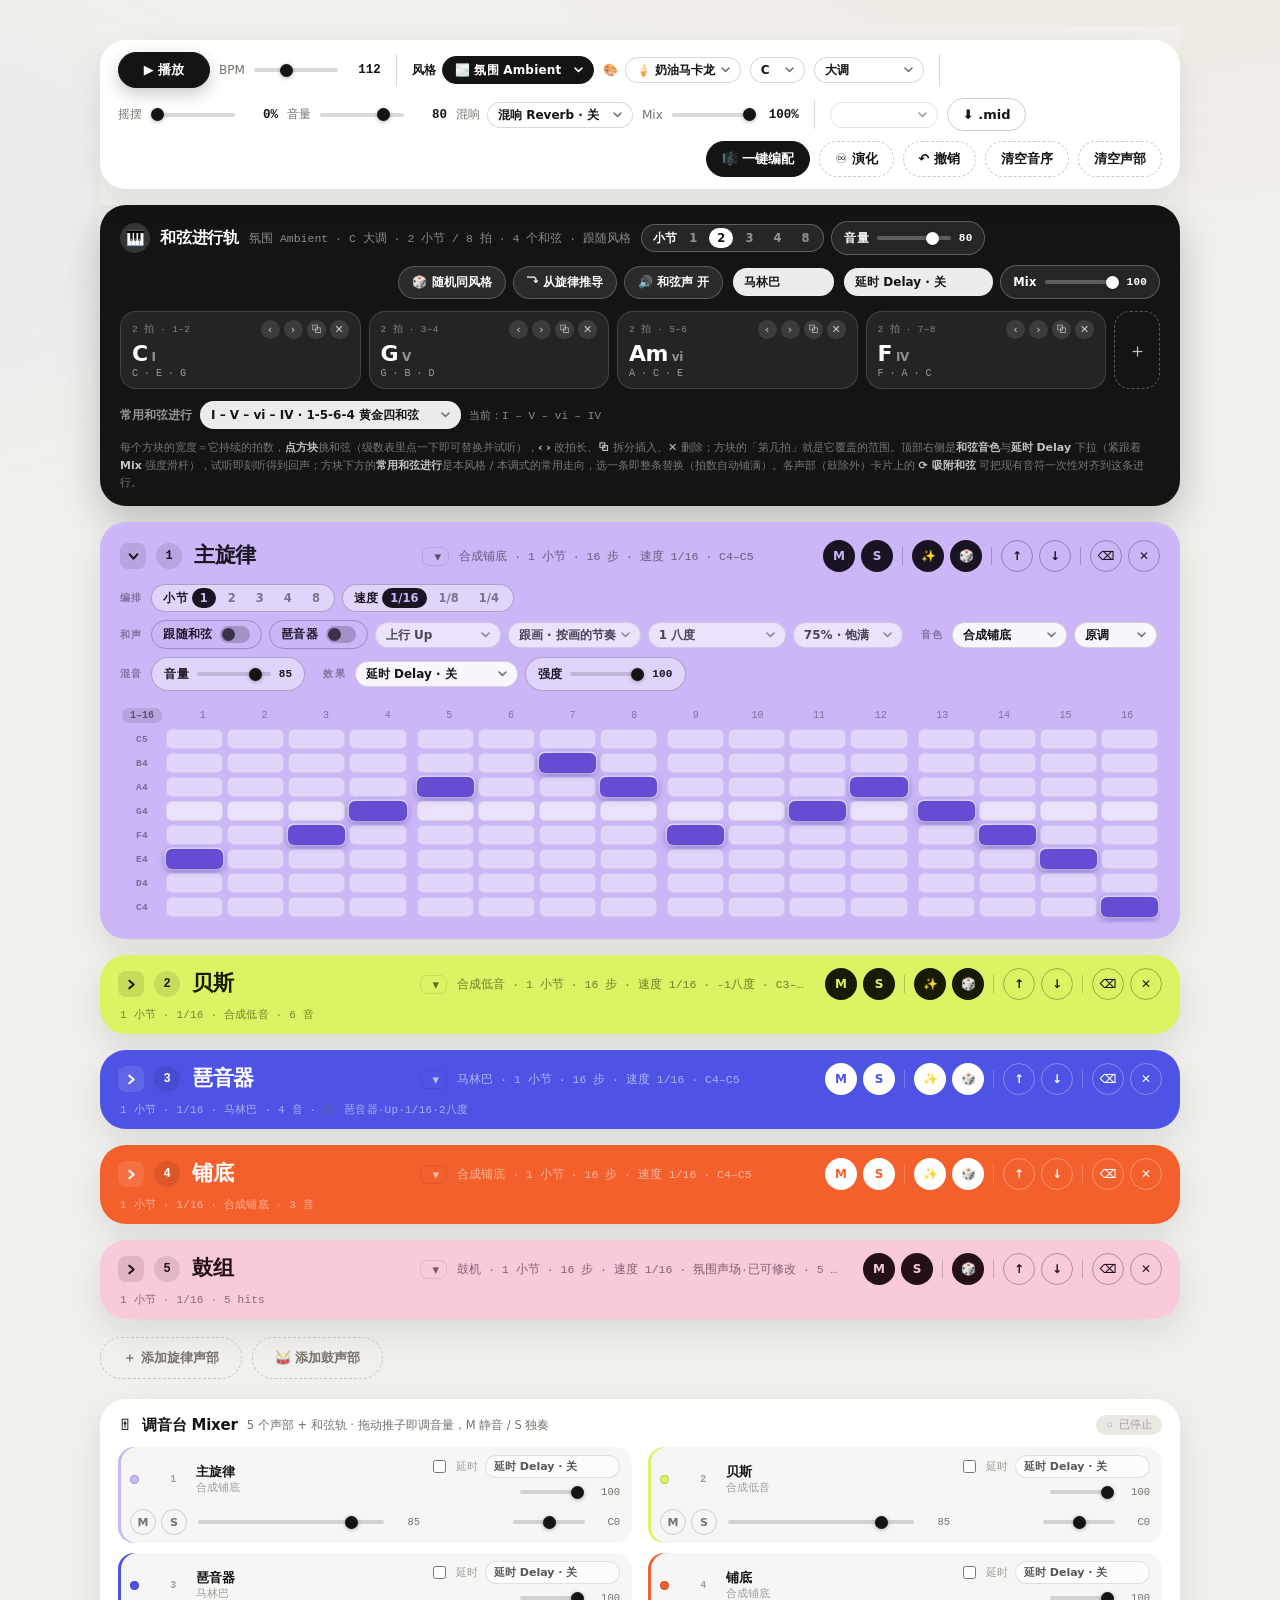
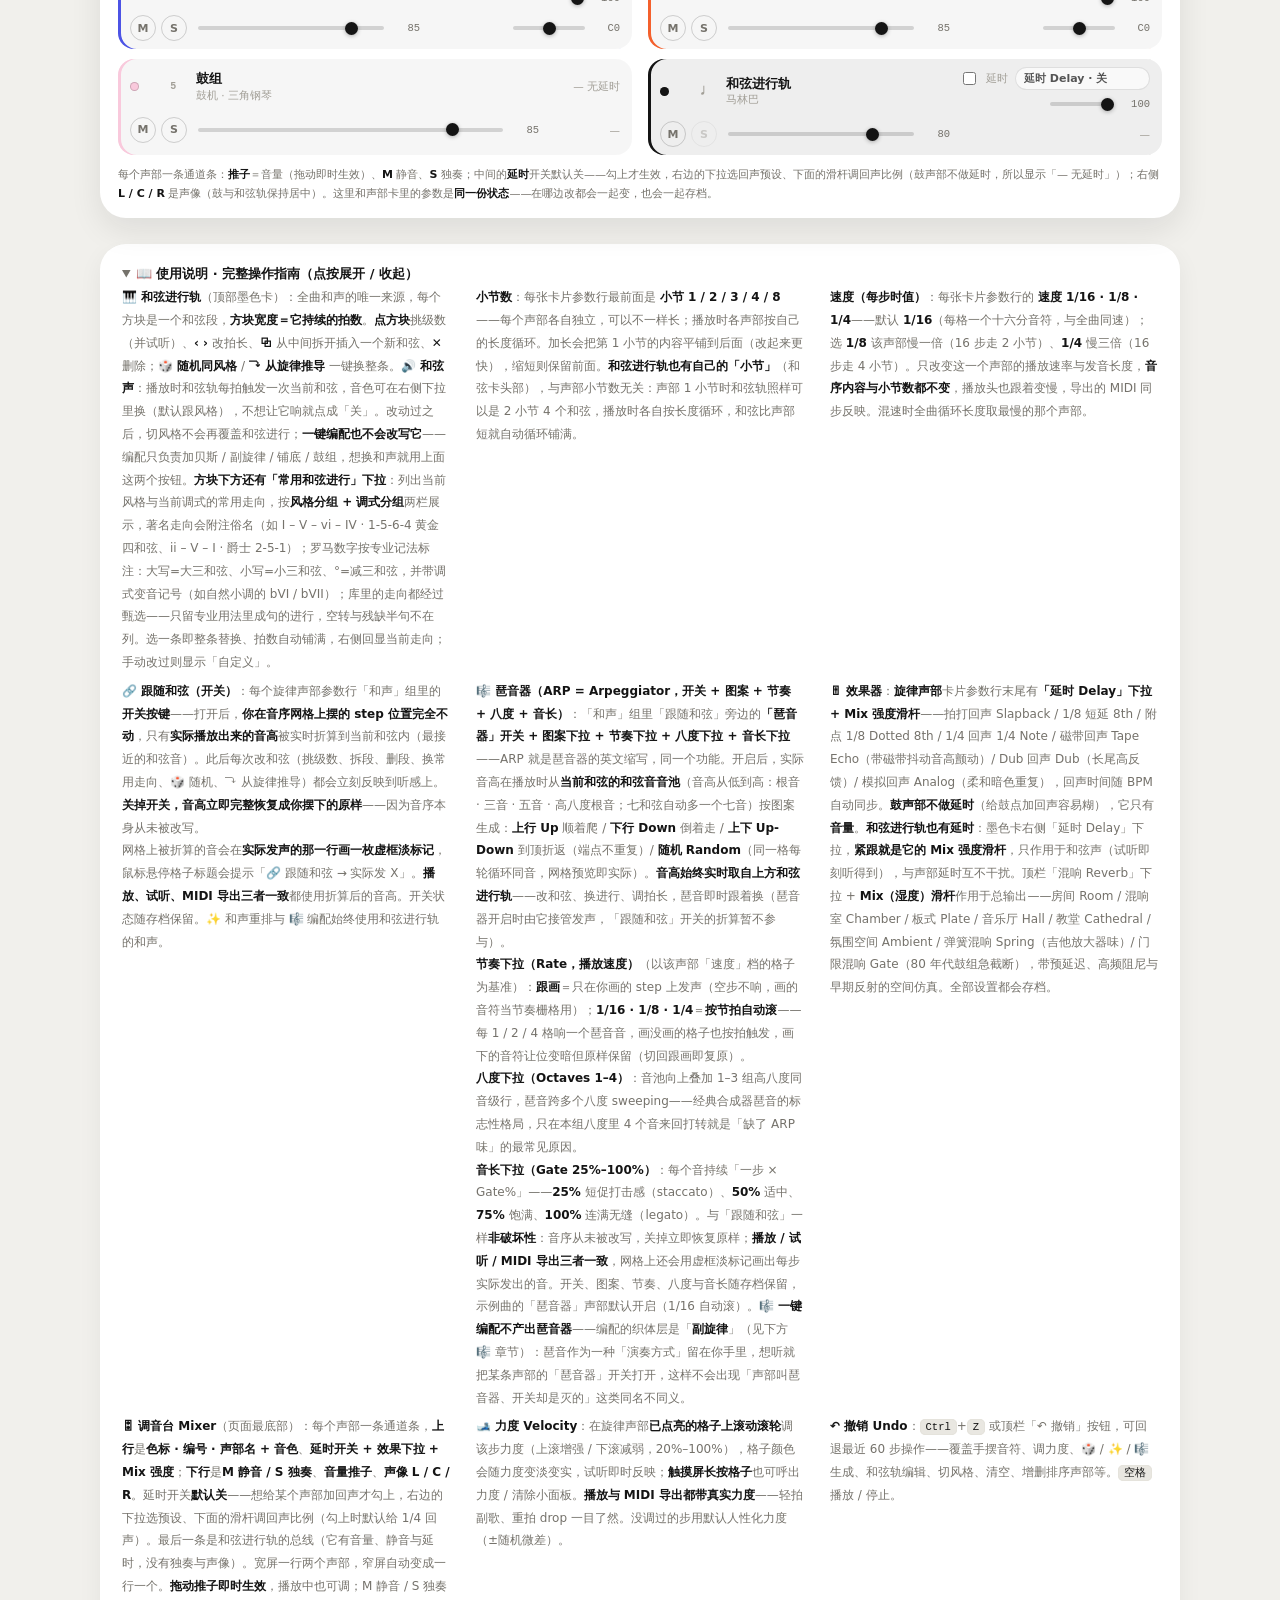
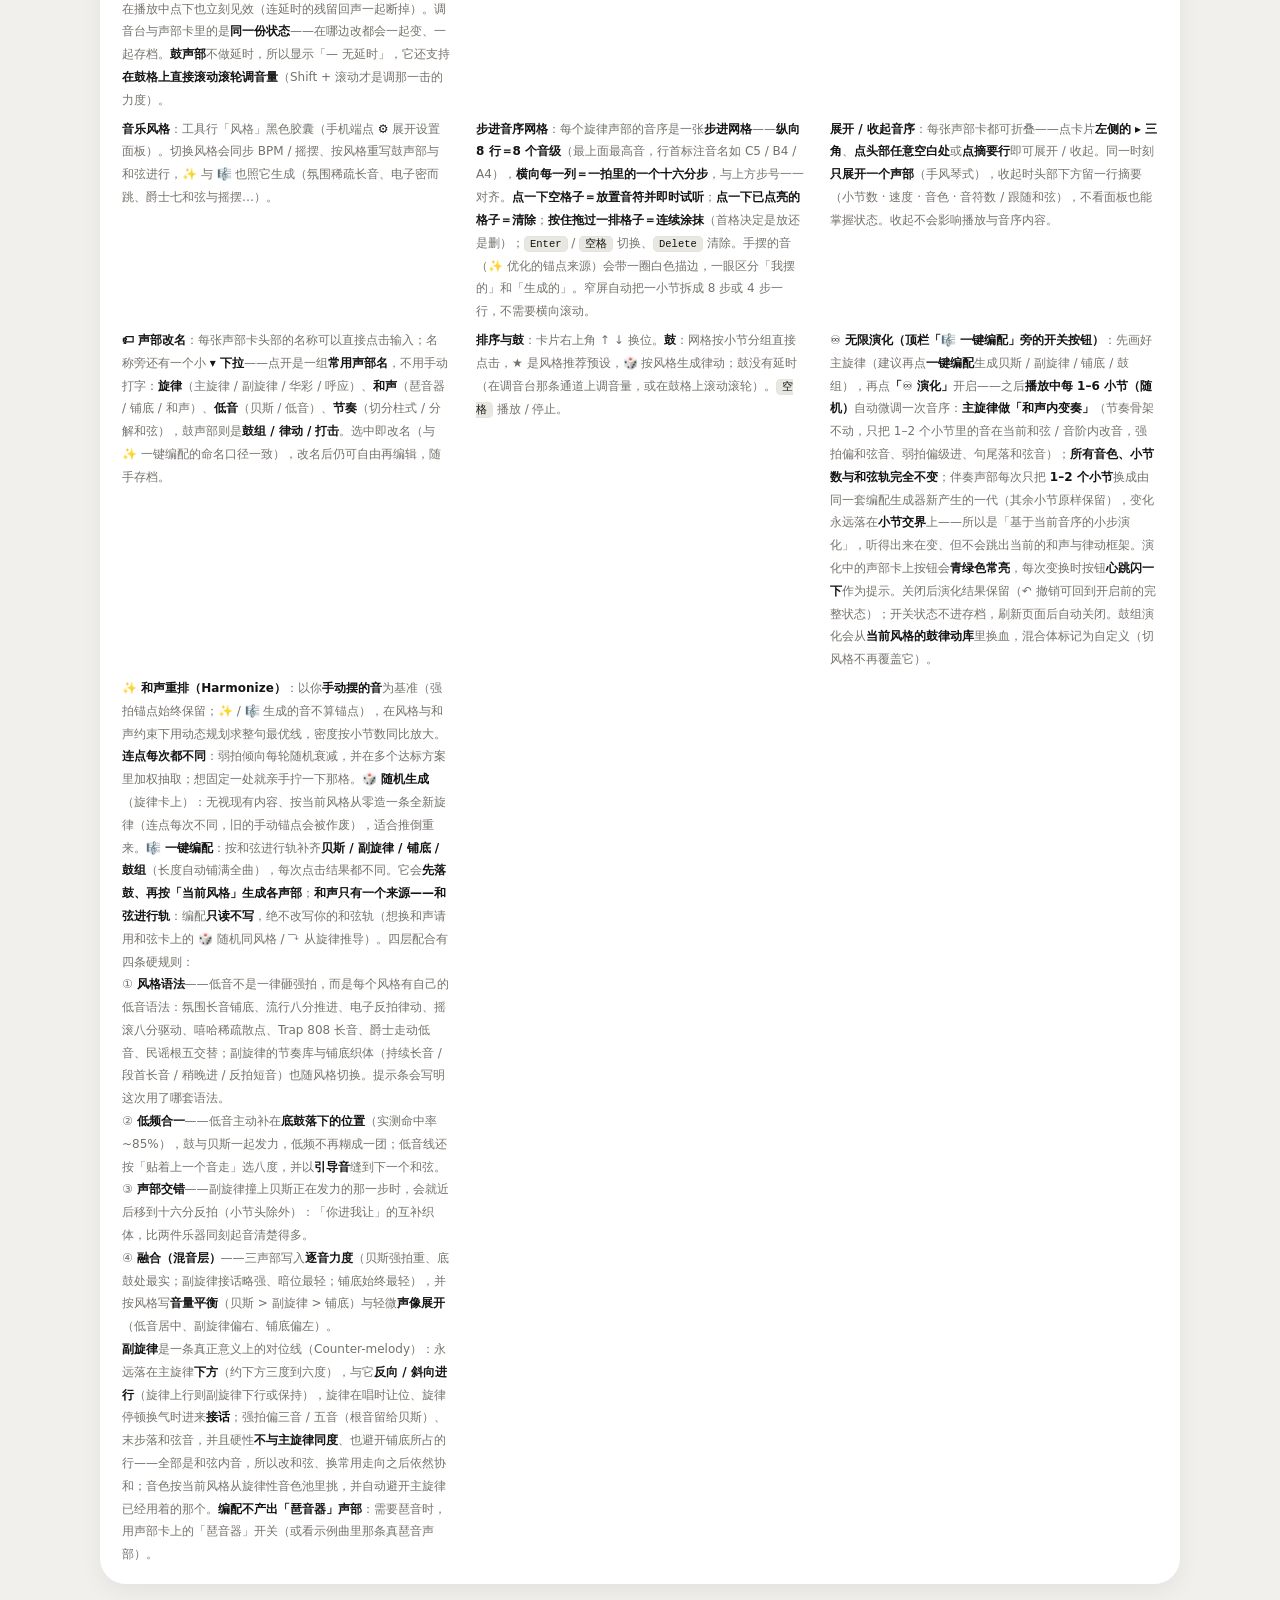
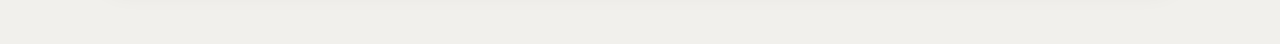
<file: index.html>
<!doctype html>
<html lang="zh-CN">
<head>
<meta charset="utf-8">
<title>Step Sequencer</title>
<meta http-equiv="refresh" content="0; url=step-sequencer.html">
<script>location.replace('step-sequencer.html');</script>
</head>
<body style="font-family:system-ui,sans-serif;background:#14171c;color:#cfd6e4;text-align:center;padding-top:40vh">
<p>正在进入 Step Sequencer… <a href="step-sequencer.html" style="color:#7fb3ff">如未自动跳转请点这里</a></p>
</body>
</html>
</file>
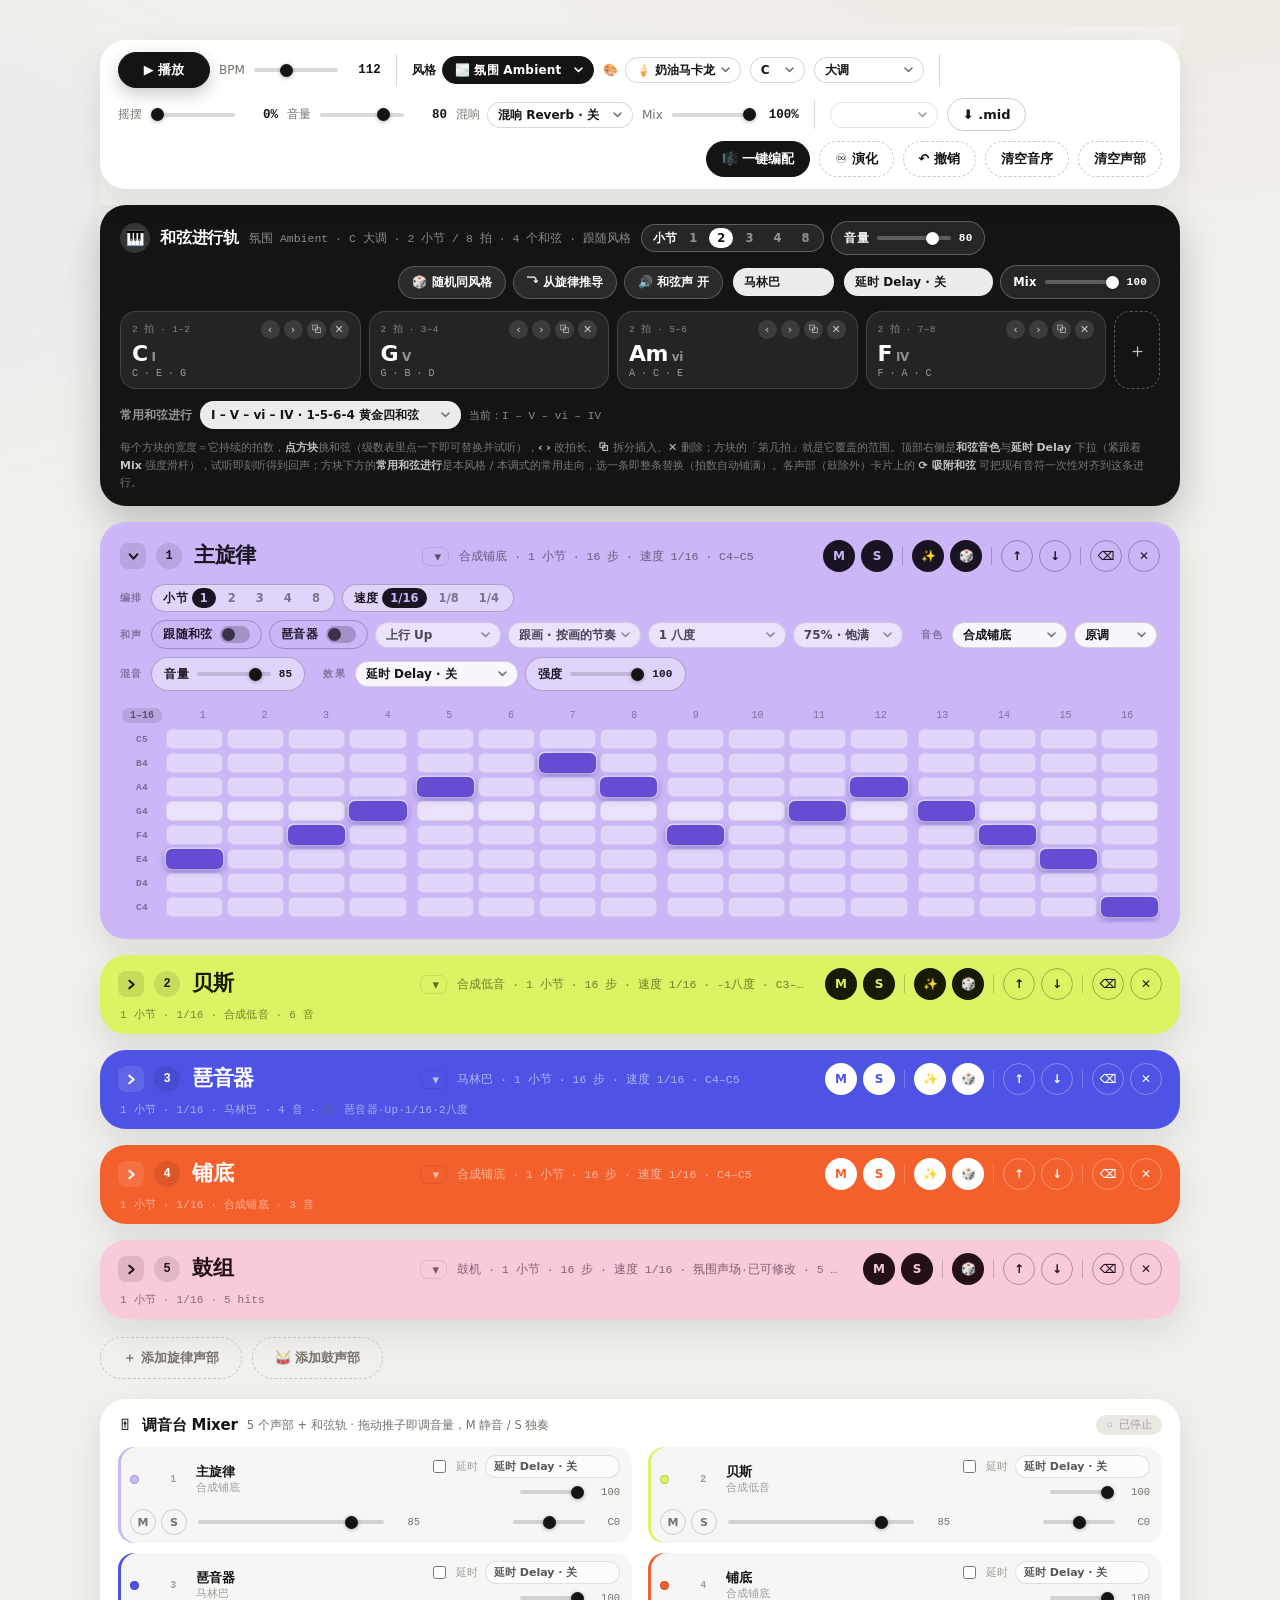
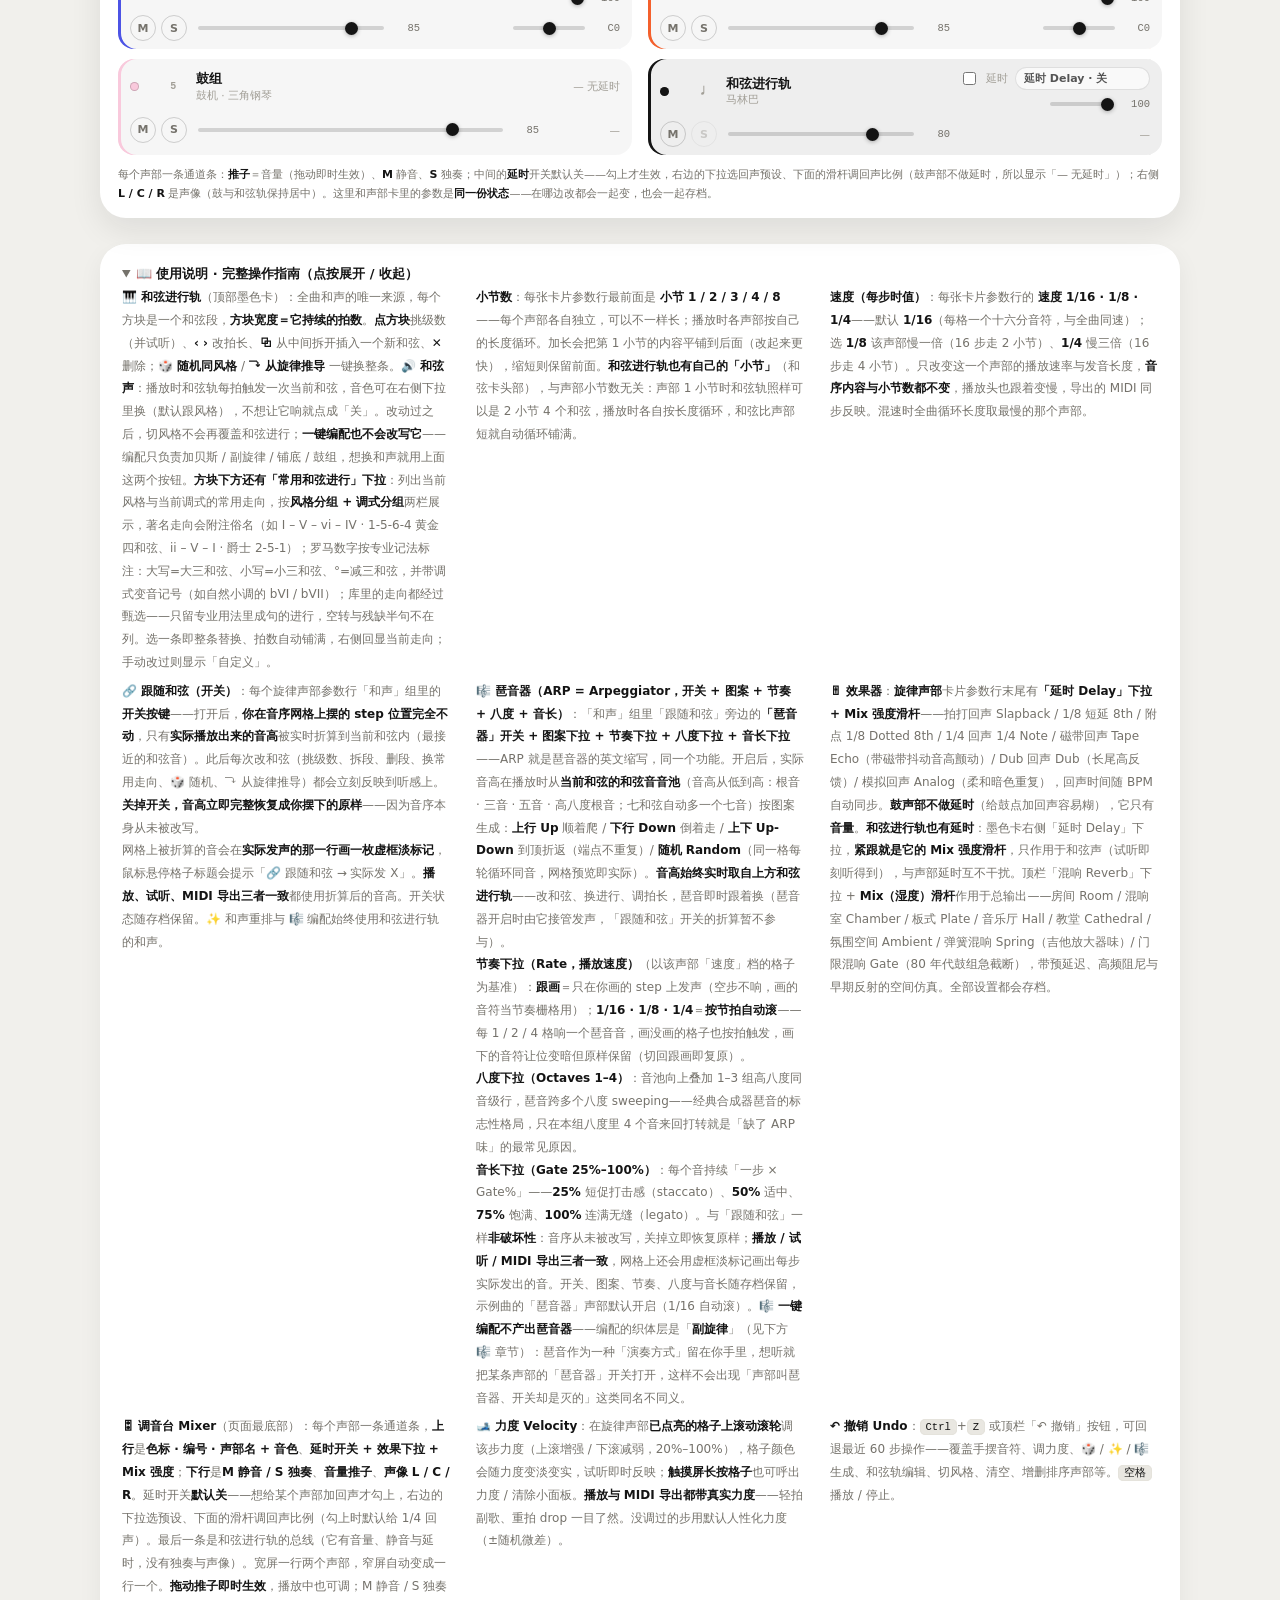
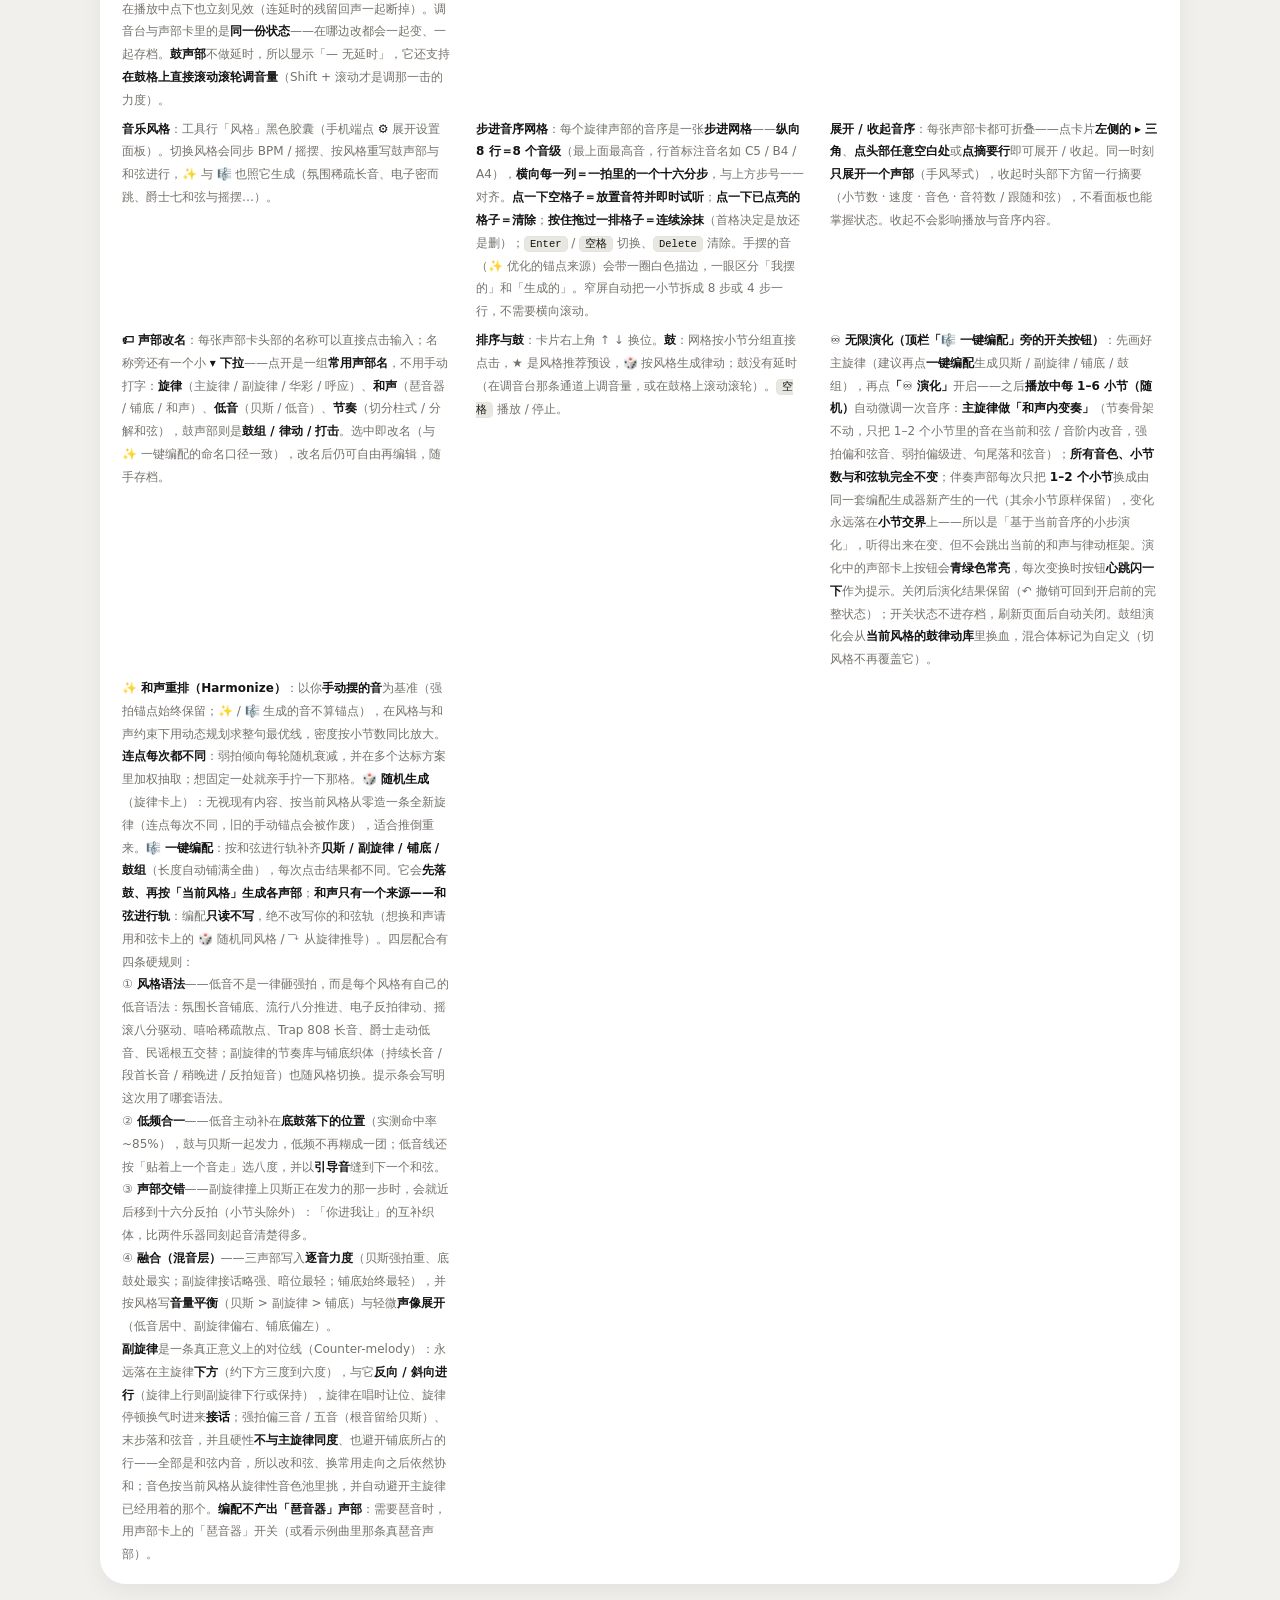
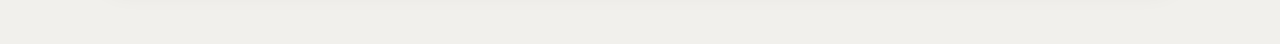
<file: step-sequencer.html>
<!DOCTYPE html>
<html lang="zh-CN">
<head>
<meta charset="UTF-8"/>
<meta name="viewport" content="width=device-width, initial-scale=1, viewport-fit=cover"/>
<meta name="theme-color" content="#f1f0ec"/>
<title>多声部音序器 · Sequencer</title>
<link rel="stylesheet" href="css/style.css">
</head>
<body>
<div class="app">
  <header class="bar">
    <div class="transport" id="transport">
      <!-- 走带核心：播放 + BPM（手机端常驻这一行，其余收进 ⚙ 面板） -->
      <div class="tgroup core">
        <button id="playBtn" class="btn primary">▶ 播放</button>
        <label class="tctl">BPM<input type="range" id="bpm" min="60" max="200" value="112"><b id="bpmVal">112</b></label>
        <button id="moreBtn" class="more-btn" title="更多设置（风格 / 混音 / 调性 / 导出 / 操作）" aria-expanded="false" aria-controls="transport">⚙</button>
      </div>
      <span class="sep"></span>
      <!-- 调性：风格 · 主音 · 调式 -->
      <div class="tgroup aux">
        <label class="tctl style">风格<select id="styleSel" title="整体音乐风格：和弦进行、优化旋律与一键编配都按它生成"></select></label>
        <label class="tctl" title="整体 UI 配色：页面底色、控件与六个声部色一起换（随存档记住）">🎨<select id="themeSel"></select></label>
        <select id="rootSel" title="主音"></select>
        <select id="modeSel" title="调式"></select>
      </div>
      <span class="sep"></span>
      <!-- 混音：摇摆 · 总音量 · 混响 -->
      <div class="tgroup aux">
        <label class="tctl">摇摆<input type="range" id="swing" min="0" max="100" value="0"><b id="swingVal">0%</b></label>
        <label class="tctl">音量<input type="range" id="vol" min="0" max="100" value="80"><b id="volVal">80</b></label>
        <label class="tctl" title="总输出混响（作用于所有声部与和弦声）；Mix＝混响湿度">混响<select id="revSel"></select><span style="margin-left:2px">Mix</span><input type="range" id="revMix" min="0" max="100" value="100" title="混响湿度 Wet（预设基准湿度 × Mix）"><b id="revMixVal">100%</b></label>
      </div>
      <span class="sep"></span>
      <!-- 输入 / 输出 -->
      <div class="tgroup aux">
        <select id="midiOutSel" title="实时 MIDI 输出设备"></select>
        <button id="exportBtn" class="btn" title="导出多轨标准 MIDI 文件">⬇ .mid</button>
      </div>
      <!-- 全局操作 -->
      <div class="tgroup aux actions">
        <button id="arrangeBtn" class="btn accent" title="按当前风格编排：先落鼓 → 再生成贝斯 / 副旋律 / 铺底（底鼓对齐、声部交错、逐音力度与音量分层）。和声只读和弦进行轨、绝不改写它；副旋律是落在主旋律下方、与它反向进行的对位线；不产出琶音器（需要琶音请用声部卡上的「琶音器」开关）">🎼 一键编配</button>
        <button id="infBtn" class="btn ghost" title="♾ 无限演化：开启后播放中每 1–6 小节自动微调音序（主旋律做和声内变奏，贝斯 / 副旋律 / 铺底 / 鼓组杂交换段），基于当前音序小步变化、不突兀；音色与和弦轨不变。先点「一键编配」再用。再点一次关闭">♾ 演化</button>
        <button id="undoBtn" class="btn ghost" title="撤销上一步操作（Ctrl+Z）">↶ 撤销</button>
        <button id="clearSeqBtn" class="btn ghost" title="清空所有声部的音序（声部、音色、小节数与和弦进行轨保留）">清空音序</button>
        <button id="clearTracksBtn" class="btn ghost" title="删除所有声部，只保留和弦进行轨（自动留一个空声部）">清空声部</button>
      </div>
    </div>
  </header>

  <section class="ccard" id="chordCard"></section>

  <main class="stack" id="trackStack"></main>

  <div class="addrow">
    <button class="addchip" id="addVoiceBtn">＋ 添加旋律声部</button>
    <button class="addchip" id="addDrumBtn">🥁 添加鼓声部</button>
  </div>

  <section class="mxcard" id="mixerCard"></section>

  <footer>
    <details class="help"><summary>📖 使用说明 · 完整操作指南（点按展开 / 收起）</summary>
    <div class="cols">
      <div><b>🎹 和弦进行轨</b>（顶部墨色卡）：全曲和声的唯一来源，每个方块是一个和弦段，<b>方块宽度＝它持续的拍数</b>。<b>点方块</b>挑级数（并试听）、<b>‹ ›</b> 改拍长、<b>⧉</b> 从中间拆开插入一个新和弦、<b>✕</b> 删除；<b>🎲 随机同风格</b> / <b>⤵ 从旋律推导</b> 一键换整条。<b>🔊 和弦声</b>：播放时和弦轨每拍触发一次当前和弦，音色可在右侧下拉里换（默认跟风格），不想让它响就点成「关」。改动过之后，切风格不会再覆盖和弦进行；<b>一键编配也不会改写它</b>——编配只负责加贝斯 / 副旋律 / 铺底 / 鼓组，想换和声就用上面这两个按钮。<b>方块下方还有「常用和弦进行」下拉</b>：列出当前风格与当前调式的常用走向，按<b>风格分组 + 调式分组</b>两栏展示，著名走向会附注俗名（如 I – V – vi – IV · 1-5-6-4 黄金四和弦、ii – V – I · 爵士 2-5-1）；罗马数字按专业记法标注：大写=大三和弦、小写=小三和弦、°=减三和弦，并带调式变音记号（如自然小调的 bVI / bVII）；库里的走向都经过甄选——只留专业用法里成句的进行，空转与残缺半句不在列。选一条即整条替换、拍数自动铺满，右侧回显当前走向；手动改过则显示「自定义」。</div>
      <div><b>小节数</b>：每张卡片参数行最前面是 <b>小节 1 / 2 / 3 / 4 / 8</b>——每个声部各自独立，可以不一样长；播放时各声部按自己的长度循环。加长会把第 1 小节的内容平铺到后面（改起来更快），缩短则保留前面。<b>和弦进行轨也有自己的「小节」</b>（和弦卡头部），与声部小节数无关：声部 1 小节时和弦轨照样可以是 2 小节 4 个和弦，播放时各自按长度循环，和弦比声部短就自动循环铺满。</div>
      <div><b>速度（每步时值）</b>：每张卡片参数行的 <b>速度 1/16 · 1/8 · 1/4</b>——默认 <b>1/16</b>（每格一个十六分音符，与全曲同速）；选 <b>1/8</b> 该声部慢一倍（16 步走 2 小节）、<b>1/4</b> 慢三倍（16 步走 4 小节）。只改变这一个声部的播放速率与发音长度，<b>音序内容与小节数都不变</b>，播放头也跟着变慢，导出的 MIDI 同步反映。混速时全曲循环长度取最慢的那个声部。</div>
      <div><b>🔗 跟随和弦（开关）</b>：每个旋律声部参数行「和声」组里的<b>开关按键</b>——打开后，<b>你在音序网格上摆的 step 位置完全不动</b>，只有<b>实际播放出来的音高</b>被实时折算到当前和弦内（最接近的和弦音）。此后每次改和弦（挑级数、拆段、删段、换常用走向、🎲 随机、⤵ 从旋律推导）都会立刻反映到听感上。<b>关掉开关，音高立即完整恢复成你摆下的原样</b>——因为音序本身从未被改写。<br>网格上被折算的音会在<b>实际发声的那一行画一枚虚框淡标记</b>，鼠标悬停格子标题会提示「🔗 跟随和弦 → 实际发 X」。<b>播放、试听、MIDI 导出三者一致</b>都使用折算后的音高。开关状态随存档保留。✨ 和声重排与 🎼 编配始终使用和弦进行轨的和声。</div>
      <div><b>🎼 琶音器（ARP = Arpeggiator，开关 + 图案 + 节奏 + 八度 + 音长）</b>：「和声」组里「跟随和弦」旁边的<b>「琶音器」开关 + 图案下拉 + 节奏下拉 + 八度下拉 + 音长下拉</b>——ARP 就是琶音器的英文缩写，同一个功能。开启后，实际音高在播放时从<b>当前和弦的和弦音音池</b>（音高从低到高：根音 · 三音 · 五音 · 高八度根音；七和弦自动多一个七音）按图案生成：<b>上行 Up</b> 顺着爬 / <b>下行 Down</b> 倒着走 / <b>上下 Up-Down</b> 到顶折返（端点不重复）/ <b>随机 Random</b>（同一格每轮循环同音，网格预览即实际）。<b>音高始终实时取自上方和弦进行轨</b>——改和弦、换进行、调拍长，琶音即时跟着换（琶音器开启时由它接管发声，「跟随和弦」开关的折算暂不参与）。<br><b>节奏下拉（Rate，播放速度）</b>（以该声部「速度」档的格子为基准）：<b>跟画</b>＝只在你画的 step 上发声（空步不响，画的音符当节奏栅格用）；<b>1/16 · 1/8 · 1/4</b>＝<b>按节拍自动滚</b>——每 1 / 2 / 4 格响一个琶音音，画没画的格子也按拍触发，画下的音符让位变暗但原样保留（切回跟画即复原）。<br><b>八度下拉（Octaves 1–4）</b>：音池向上叠加 1–3 组高八度同音级行，琶音跨多个八度 sweeping——经典合成器琶音的标志性格局，只在本组八度里 4 个音来回打转就是「缺了 ARP 味」的最常见原因。<br><b>音长下拉（Gate 25%–100%）</b>：每个音持续「一步 × Gate%」——<b>25%</b> 短促打击感（staccato）、<b>50%</b> 适中、<b>75%</b> 饱满、<b>100%</b> 连满无缝（legato）。与「跟随和弦」一样<b>非破坏性</b>：音序从未被改写，关掉立即恢复原样；<b>播放 / 试听 / MIDI 导出三者一致</b>，网格上还会用虚框淡标记画出每步实际发出的音。开关、图案、节奏、八度与音长随存档保留，示例曲的「琶音器」声部默认开启（1/16 自动滚）。<b>🎼 一键编配不产出琶音器</b>——编配的织体层是「<b>副旋律</b>」（见下方 🎼 章节）：琶音作为一种「演奏方式」留在你手里，想听就把某条声部的「琶音器」开关打开，这样不会出现「声部叫琶音器、开关却是灭的」这类同名不同义。</div>
      <div><b>🎚 效果器</b>：<b>旋律声部</b>卡片参数行末尾有<b>「延时 Delay」下拉 + Mix 强度滑杆</b>——拍打回声 Slapback / 1/8 短延 8th / 附点 1/8 Dotted 8th / 1/4 回声 1/4 Note / 磁带回声 Tape Echo（带磁带抖动音高颤动）/ Dub 回声 Dub（长尾高反馈）/ 模拟回声 Analog（柔和暗色重复），回声时间随 BPM 自动同步。<b>鼓声部不做延时</b>（给鼓点加回声容易糊），它只有<b>音量</b>。<b>和弦进行轨也有延时</b>：墨色卡右侧「延时 Delay」下拉，<b>紧跟就是它的 Mix 强度滑杆</b>，只作用于和弦声（试听即刻听得到），与声部延时互不干扰。顶栏「混响 Reverb」下拉 + <b>Mix（湿度）滑杆</b>作用于总输出——房间 Room / 混响室 Chamber / 板式 Plate / 音乐厅 Hall / 教堂 Cathedral / 氛围空间 Ambient / 弹簧混响 Spring（吉他放大器味）/ 门限混响 Gate（80 年代鼓组急截断），带预延迟、高频阻尼与早期反射的空间仿真。全部设置都会存档。</div>
      <div><b>🎛 调音台 Mixer</b>（页面最底部）：每个声部一条通道条，<b>上行</b>是<b>色标 · 编号 · 声部名 + 音色</b>、<b>延时开关 + 效果下拉 + Mix 强度</b>；<b>下行</b>是<b>M 静音 / S 独奏</b>、<b>音量推子</b>、<b>声像 L / C / R</b>。延时开关<b>默认关</b>——想给某个声部加回声才勾上，右边的下拉选预设、下面的滑杆调回声比例（勾上时默认给 1/4 回声）。最后一条是和弦进行轨的总线（它有音量、静音与延时，没有独奏与声像）。宽屏一行两个声部，窄屏自动变成一行一个。<b>拖动推子即时生效</b>，播放中也可调；M 静音 / S 独奏在播放中点下也立刻见效（连延时的残留回声一起断掉）。调音台与声部卡里的是<b>同一份状态</b>——在哪边改都会一起变、一起存档。<b>鼓声部</b>不做延时，所以显示「— 无延时」，它还支持<b>在鼓格上直接滚动滚轮调音量</b>（Shift + 滚动才是调那一击的力度）。</div>
      <div><b>🎿 力度 Velocity</b>：在旋律声部<b>已点亮的格子上滚动滚轮</b>调该步力度（上滚增强 / 下滚减弱，20%–100%），格子颜色会随力度变淡变实，试听即时反映；<b>触摸屏长按格子</b>也可呼出力度 / 清除小面板。<b>播放与 MIDI 导出都带真实力度</b>——轻拍副歌、重拍 drop 一目了然。没调过的步用默认人性化力度（±随机微差）。</div>
      <div><b>↶ 撤销 Undo</b>：<kbd>Ctrl</kbd>+<kbd>Z</kbd> 或顶栏「↶ 撤销」按钮，可回退最近 60 步操作——覆盖手摆音符、调力度、🎲 / ✨ / 🎼 生成、和弦轨编辑、切风格、清空、增删排序声部等。<kbd>空格</kbd> 播放 / 停止。</div>
      <div><b>音乐风格</b>：工具行「风格」黑色胶囊（手机端点 <b>⚙</b> 展开设置面板）。切换风格会同步 BPM / 摇摆、按风格重写鼓声部与和弦进行，✨ 与 🎼 也照它生成（氛围稀疏长音、电子密而跳、爵士七和弦与摇摆…）。</div>
      <div><b>步进音序网格</b>：每个旋律声部的音序是一张<b>步进网格</b>——<b>纵向 8 行＝8 个音级</b>（最上面最高音，行首标注音名如 C5 / B4 / A4），<b>横向每一列＝一拍里的一个十六分步</b>，与上方步号一一对齐。<b>点一下空格子＝放置音符并即时试听</b>；<b>点一下已点亮的格子＝清除</b>；<b>按住拖过一排格子＝连续涂抹</b>（首格决定是放还是删）；<kbd>Enter</kbd> / <kbd>空格</kbd> 切换、<kbd>Delete</kbd> 清除。手摆的音（✨ 优化的锚点来源）会带一圈白色描边，一眼区分「我摆的」和「生成的」。窄屏自动把一小节拆成 8 步或 4 步一行，不需要横向滚动。</div>
      <div><b>展开 / 收起音序</b>：每张声部卡都可折叠——点卡片<b>左侧的 ▸ 三角</b>、<b>点头部任意空白处</b>或<b>点摘要行</b>即可展开 / 收起。同一时刻<b>只展开一个声部</b>（手风琴式），收起时头部下方留一行摘要（小节数 · 速度 · 音色 · 音符数 / 跟随和弦），不看面板也能掌握状态。收起不会影响播放与音序内容。</div>
      <div><b>🏷 声部改名</b>：每张声部卡头部的名称可以直接点击输入；名称旁还有一个小 <b>▾ 下拉</b>——点开是一组<b>常用声部名</b>，不用手动打字：<b>旋律</b>（主旋律 / 副旋律 / 华彩 / 呼应）、<b>和声</b>（琶音器 / 铺底 / 和声）、<b>低音</b>（贝斯 / 低音）、<b>节奏</b>（切分柱式 / 分解和弦），鼓声部则是<b>鼓组 / 律动 / 打击</b>。选中即改名（与 ✨ 一键编配的命名口径一致），改名后仍可自由再编辑，随手存档。</div>
      <div><b>排序与鼓</b>：卡片右上角 ↑ ↓ 换位。<b>鼓</b>：网格按小节分组直接点击，★ 是风格推荐预设，🎲 按风格生成律动；鼓没有延时（在调音台那条通道上调音量，或在鼓格上滚动滚轮）。<kbd>空格</kbd> 播放 / 停止。</div>
      <div><b>♾ 无限演化（顶栏「🎼 一键编配」旁的开关按钮）</b>：先画好主旋律（建议再点<b>一键编配</b>生成贝斯 / 副旋律 / 铺底 / 鼓组），再点<b>「♾ 演化」</b>开启——之后<b>播放中每 1–6 小节（随机）</b>自动微调一次音序：<b>主旋律做「和声内变奏」</b>（节奏骨架不动，只把 1–2 个小节里的音在当前和弦 / 音阶内改音，强拍偏和弦音、弱拍偏级进、句尾落和弦音）；<b>所有音色、小节数与和弦轨完全不变</b>；伴奏声部每次只把 <b>1–2 个小节</b>换成由同一套编配生成器新产生的一代（其余小节原样保留），变化永远落在<b>小节交界</b>上——所以是「基于当前音序的小步演化」，听得出来在变、但不会跳出当前的和声与律动框架。演化中的声部卡上按钮会<b>青绿色常亮</b>，每次变换时按钮<b>心跳闪一下</b>作为提示。关闭后演化结果保留（↶ 撤销可回到开启前的完整状态）；开关状态不进存档，刷新页面后自动关闭。鼓组演化会从<b>当前风格的鼓律动库</b>里换血，混合体标记为自定义（切风格不再覆盖它）。</div>
      <div><b>✨ 和声重排（Harmonize）</b>：以你<b>手动摆的音</b>为基准（强拍锚点始终保留；✨ / 🎼 生成的音不算锚点），在风格与和声约束下用动态规划求整句最优线，密度按小节数同比放大。<b>连点每次都不同</b>：弱拍倾向每轮随机衰减，并在多个达标方案里加权抽取；想固定一处就亲手拧一下那格。<b>🎲 随机生成</b>（旋律卡上）：无视现有内容、按当前风格从零造一条全新旋律（连点每次不同，旧的手动锚点会被作废），适合推倒重来。<b>🎼 一键编配</b>：按和弦进行轨补齐<b>贝斯 / 副旋律 / 铺底 / 鼓组</b>（长度自动铺满全曲），每次点击结果都不同。它会<b>先落鼓、再按「当前风格」生成各声部</b>；<b>和声只有一个来源——和弦进行轨</b>：编配<b>只读不写</b>，绝不改写你的和弦轨（想换和声请用和弦卡上的 🎲 随机同风格 / ⤵ 从旋律推导）。四层配合有四条硬规则：<br>
      ① <b>风格语法</b>——低音不是一律砸强拍，而是每个风格有自己的低音语法：氛围长音铺底、流行八分推进、电子反拍律动、摇滚八分驱动、嘻哈稀疏散点、Trap 808 长音、爵士走动低音、民谣根五交替；副旋律的节奏库与铺底织体（持续长音 / 段首长音 / 稍晚进 / 反拍短音）也随风格切换。提示条会写明这次用了哪套语法。<br>
      ② <b>低频合一</b>——低音主动补在<b>底鼓落下的位置</b>（实测命中率 ~85%），鼓与贝斯一起发力，低频不再糊成一团；低音线还按「贴着上一个音走」选八度，并以<b>引导音</b>缝到下一个和弦。<br>
      ③ <b>声部交错</b>——副旋律撞上贝斯正在发力的那一步时，会就近后移到十六分反拍（小节头除外）：「你进我让」的互补织体，比两件乐器同刻起音清楚得多。<br>
      ④ <b>融合（混音层）</b>——三声部写入<b>逐音力度</b>（贝斯强拍重、底鼓处最实；副旋律接话略强、暗位最轻；铺底始终最轻），并按风格写<b>音量平衡</b>（贝斯 &gt; 副旋律 &gt; 铺底）与轻微<b>声像展开</b>（低音居中、副旋律偏右、铺底偏左）。<br>
      <b>副旋律</b>是一条真正意义上的对位线（Counter-melody）：永远落在主旋律<b>下方</b>（约下方三度到六度），与它<b>反向 / 斜向进行</b>（旋律上行则副旋律下行或保持），旋律在唱时让位、旋律停顿换气时进来<b>接话</b>；强拍偏三音 / 五音（根音留给贝斯）、末步落和弦音，并且硬性<b>不与主旋律同度</b>、也避开铺底所占的行——全部是和弦内音，所以改和弦、换常用走向之后依然协和；音色按当前风格从旋律性音色池里挑，并自动避开主旋律已经用着的那个。<b>编配不产出「琶音器」声部</b>：需要琶音时，用声部卡上的「琶音器」开关（或看示例曲里那条真琶音声部）。</div>
    </div>
    </details>
  </footer>
</div>
<div id="toast"></div>

<script src="js/01-core.js"></script>
<script src="js/02-modes.js"></script>
<script src="js/03-styles.js"></script>
<script src="js/04-drums.js"></script>
<script src="js/10-state.js"></script>
<script src="js/20-ui.js"></script>
<script src="js/21-interact.js"></script>
<script src="js/30-audio.js"></script>
<script src="js/31-transport.js"></script>
<script src="js/32-midi.js"></script>
<script src="js/40-optimizer.js"></script>
<script src="js/41-chords.js"></script>
<script src="js/42-arrange.js"></script>
<script src="js/46-infinite.js"></script>
<script src="js/50-main.js"></script>
</body>
</html>
</file>
<file: css/style.css>
*{box-sizing:border-box}
:root{
  --bg:#f1f0ec; --card:#ffffff; --ink:#141414;
  --text:#141414; --muted:#75726b; --dim:#a29f97;
  --line:#e5e3dc; --soft:#e9e7e1;
  /* 主题可覆盖的衍生变量（setTheme 会整组写回 documentElement） */
  --on-ink:#fff;                                 /* 墨色按钮上的文字 */
  --ctl-bd:rgba(20,20,20,.22); --ctl-hv:rgba(20,20,20,.07); --ctl-line:rgba(20,20,20,.16);
  --selbg:rgba(255,255,255,.88);                 /* 下拉框底 */
  --cell:rgba(255,255,255,.42); --cell-mid:rgba(255,255,255,.6); --cell-hv:rgba(255,255,255,.95); --cell-line:rgba(20,20,20,.08);
  --chip-hv:rgba(255,255,255,.75);
  --bar-btm:rgba(241,240,236,.72);               /* 顶栏渐隐底色 */
  --glow1:rgba(244,96,44,.055); --glow2:rgba(60,157,232,.05);   /* 氛围光晕 */
  --radius:26px; --rs:14px;
  --mono:ui-monospace,SFMono-Regular,"JetBrains Mono",Consolas,monospace;
  /* 阴影三档：单层大阴影偏「飘」，双层（近实远虚）更有落地质感 */
  --sh-sm:0 1px 2px rgba(20,20,20,.05),0 4px 14px rgba(20,20,20,.06);
  --sh-md:0 2px 4px rgba(20,20,20,.05),0 12px 30px rgba(20,20,20,.10);
  --sh-lg:0 4px 10px rgba(20,20,20,.07),0 20px 46px rgba(20,20,20,.14);
}
html,body{margin:0;padding:0}
body{
  min-height:100vh;color:var(--text);background:var(--bg);
  font-family:Inter,-apple-system,"Segoe UI","Microsoft YaHei",system-ui,sans-serif;
  -webkit-font-smoothing:antialiased;
  overflow-x:hidden;overflow-x:clip;               /* 兜底：任何残余横向溢出不产生页面级滚动条 */
}
/* 氛围光晕：两团极淡的橙 / 蓝色斑打破死灰底色（固定层不随滚动，移动端性能无虞） */
body::before{
  content:"";position:fixed;inset:0;z-index:-1;pointer-events:none;
  background:
    radial-gradient(1100px 560px at 88% -12%,var(--glow1),transparent 62%),
    radial-gradient(900px 520px at -12% 24%,var(--glow2),transparent 60%);
}
.app{max-width:1120px;margin:0 auto;padding:26px 20px calc(60px + env(safe-area-inset-bottom))}

/* ---------- 顶部工具条 ---------- */
.bar{
  position:sticky;top:0;z-index:30;padding:14px 0 16px;
  background:linear-gradient(180deg,var(--bg) 62%,var(--bar-btm));
  backdrop-filter:blur(8px);-webkit-backdrop-filter:blur(8px);
}
.transport{
  display:flex;flex-wrap:wrap;gap:10px 12px;align-items:center;
  background:var(--card);border-radius:var(--radius);padding:12px 18px;
  box-shadow:0 12px 32px rgba(20,20,20,.09);
}
/* 控件分组：相关控件捆成一组整体换行，避免一行里东一个西一个 */
.tgroup{display:flex;flex-wrap:wrap;align-items:center;gap:9px;min-width:0}
.tgroup.actions{margin-left:auto}
.tctl{display:flex;align-items:center;gap:7px;font-size:12px;color:var(--muted);white-space:nowrap}
.tctl b{color:var(--ink);font-family:var(--mono);font-size:12.5px;min-width:34px;text-align:right}
.btn{
  font:inherit;font-size:13px;font-weight:650;color:var(--ink);cursor:pointer;border-radius:999px;
  padding:8px 15px;background:transparent;border:1.5px solid var(--ctl-bd);transition:.14s;white-space:nowrap;
}
.btn:hover{background:var(--ctl-hv);transform:translateY(-1px)}
.btn:active{transform:scale(.97)}
.btn.primary{background:var(--ink);border-color:var(--ink);color:var(--on-ink);min-width:92px;
  box-shadow:0 6px 16px rgba(20,20,20,.22)}
.btn.primary.playing{background:#f4602c;border-color:#f4602c;box-shadow:0 6px 16px rgba(244,96,44,.35)}
.btn.accent{background:var(--ink);border-color:var(--ink);color:var(--on-ink)}
.btn.ghost{border-style:dashed}
/* ♾ 无限演化：激活态青绿色常亮 + 每次演化时按钮心跳一下 */
.btn.inf-on{background:#0e7c66;border-color:#0e7c66;color:#fff;box-shadow:0 4px 12px rgba(14,124,102,.3)}
.btn.inf-flash{animation:infPulse .65s ease-out 1}
@keyframes infPulse{
  0%{box-shadow:0 0 0 0 rgba(14,124,102,.55);transform:scale(1)}
  35%{box-shadow:0 0 0 8px rgba(14,124,102,0);transform:scale(1.06)}
  100%{box-shadow:0 4px 12px rgba(14,124,102,.3);transform:scale(1)}
}
select{
  font:inherit;font-size:12px;font-weight:600;color:var(--ink);background-color:var(--selbg);
  border:1.5px solid rgba(20,20,20,.16);border-radius:999px;padding:5px 24px 5px 10px;outline:none;cursor:pointer;transition:.14s;
  -webkit-appearance:none;appearance:none;
  background-image:url("data:image/svg+xml,%3Csvg xmlns='http://www.w3.org/2000/svg' width='9' height='6'%3E%3Cpath d='M1 1l3.5 3.5L8 1' stroke='%2375726b' stroke-width='1.6' fill='none' stroke-linecap='round' stroke-linejoin='round'/%3E%3C/svg%3E");
  background-repeat:no-repeat;background-position:right 10px center;background-size:9px 6px;
}
select:hover{border-color:color-mix(in srgb,var(--ink) 42%,transparent)}
select:focus-visible{border-color:var(--ink);box-shadow:0 0 0 3px rgba(20,20,20,.1)}
/* 风格选择：整条工具行里最重的控件之一，给它一身墨色胶囊（白色箭头变体） */
.tctl.style{gap:6px;font-weight:650;color:var(--ink)}
.tctl.style select{
  background-color:var(--ink);color:var(--on-ink);border-color:var(--ink);font-weight:700;letter-spacing:.2px;padding:6px 26px 6px 12px;
  background-image:url("data:image/svg+xml,%3Csvg xmlns='http://www.w3.org/2000/svg' width='9' height='6'%3E%3Cpath d='M1 1l3.5 3.5L8 1' stroke='%23ffffff' stroke-width='1.6' fill='none' stroke-linecap='round' stroke-linejoin='round'/%3E%3C/svg%3E");
}
.tctl.style select:hover{background-color:color-mix(in srgb,var(--ink) 84%,var(--bg))}
/* 鼓预设：风格推荐置顶标星，其余收在「更多」里 */
.chip.btn-like.star{border-color:currentColor;font-weight:700}
.tc-meta .chip.btn-like.alt{display:none}
.tc-meta.showall .chip.btn-like.alt{display:inline-flex}
input[type=range]{-webkit-appearance:none;appearance:none;width:84px;height:18px;background:transparent;cursor:pointer}
input[type=range]::-webkit-slider-runnable-track{height:4px;border-radius:3px;background:var(--ctl-line)}
input[type=range]::-webkit-slider-thumb{-webkit-appearance:none;width:13px;height:13px;margin-top:-4.5px;border-radius:50%;
  background:var(--ink);box-shadow:0 1px 4px rgba(0,0,0,.3)}
input[type=range]:hover::-webkit-slider-thumb{transform:scale(1.15)}
.sep{width:1px;align-self:stretch;background:var(--ctl-line);margin:2px 3px}
/* ⚙ 更多设置（仅手机端显示）：收起时顶栏一行放下「播放 · BPM · ⚙」 */
.more-btn{
  display:none;width:40px;height:40px;border-radius:50%;flex:none;cursor:pointer;
  font:inherit;font-size:16px;line-height:1;color:var(--ink);
  background:transparent;border:1.5px solid var(--ctl-bd);place-items:center;transition:.14s;
}
.more-btn:hover{background:var(--ctl-hv)}
.transport.open .more-btn{background:var(--ink);border-color:var(--ink);color:var(--on-ink)}

#toast{
  position:fixed;left:50%;top:16px;transform:translate(-50%,-14px);z-index:60;
  padding:11px 20px;border-radius:999px;font-size:13px;font-weight:600;opacity:0;pointer-events:none;transition:.26s;
  background:var(--ink);color:var(--on-ink);box-shadow:0 14px 34px rgba(0,0,0,.28);
}
#toast.show{opacity:1;transform:translate(-50%,0)}
/* ---------- 和弦进行轨（墨色主控卡） ---------- */
.ccard{
  background:#141414;color:#fff;border-radius:var(--radius);padding:16px 20px 14px;
  margin-bottom:16px;box-shadow:0 16px 38px rgba(20,20,20,.22);
}
.cc-head{display:flex;align-items:center;gap:10px;margin-bottom:12px;flex-wrap:wrap}
.cc-icon{width:30px;height:30px;border-radius:50%;display:grid;place-items:center;background:rgba(255,255,255,.14);font-size:15px;flex:none}
.cc-title{font-size:16px;font-weight:750;letter-spacing:-.2px}
.cc-sub{font-size:11.5px;font-family:var(--mono);color:rgba(255,255,255,.5);white-space:nowrap;overflow:hidden;text-overflow:ellipsis;min-width:0;flex:0 1 auto}
.cc-btns{display:flex;gap:7px;margin-left:auto;flex:none}
.cc-btn{
  font:inherit;font-size:12px;font-weight:650;cursor:pointer;border-radius:999px;padding:7px 13px;
  background:rgba(255,255,255,.1);color:#fff;border:1.5px solid rgba(255,255,255,.22);transition:.14s;white-space:nowrap;
}
.cc-btn:hover{background:rgba(255,255,255,.22);transform:translateY(-1px)}
.cc-btn:active{transform:scale(.96)}
.cc-btn.off{opacity:.55;text-decoration:line-through}
/* 和弦轨音色选择：墨色卡上的白底胶囊 */
.cc-inst{
  flex:none;font:inherit;font-size:12px;font-weight:600;color:#141414;
  background:rgba(255,255,255,.92);border:1.5px solid rgba(255,255,255,.28);
  border-radius:999px;padding:6px 10px;outline:none;cursor:pointer;transition:.14s;max-width:150px;
}
.cc-inst:hover{background:#fff;border-color:#fff}
/* 和弦卡上的小节 / 音量 / 延时 Mix 控件：墨色底专用配色（窄屏可整块换行） */
.cc-ctl{display:flex;gap:7px;align-items:center;flex:none;flex-wrap:wrap}
.cc-inst.cc-fx{max-width:176px}
.cc-ctl .chip{background:rgba(255,255,255,.08);color:#fff}
.cc-ctl .seg-b:hover{background:rgba(255,255,255,.24)}
.cc-ctl .seg-b.on{background:#fff;color:#141414}
.cc-ctl input[type=range]::-webkit-slider-runnable-track{background:rgba(255,255,255,.26)}
.cc-ctl input[type=range]::-webkit-slider-thumb{background:#fff;box-shadow:0 1px 4px rgba(0,0,0,.4)}
/* 延时预设 + Mix 滑杆：并排成组（同墨色底配色） */
.cc-fxwrap{display:inline-flex;align-items:center;gap:7px;flex:none;flex-wrap:wrap}
.cc-fxwrap .chip{background:rgba(255,255,255,.08);color:#fff}
.cc-fxwrap input[type=range]::-webkit-slider-runnable-track{background:rgba(255,255,255,.26)}
.cc-fxwrap input[type=range]::-webkit-slider-thumb{background:#fff;box-shadow:0 1px 4px rgba(0,0,0,.4)}
/* 常用和弦进行预设行（和弦方块下方） */
.cc-prow{display:flex;align-items:center;gap:8px;flex-wrap:wrap;margin-top:12px}
.cc-prow .lb{font-size:11.5px;font-weight:650;color:rgba(255,255,255,.55);flex:none}
.cc-prog{
  flex:0 1 auto;min-width:0;font:inherit;font-size:12px;font-weight:600;color:#141414;
  background-color:rgba(255,255,255,.92);border:1.5px solid rgba(255,255,255,.28);
  border-radius:999px;padding:6px 24px 6px 10px;outline:none;cursor:pointer;transition:.14s;max-width:min(320px,58vw);
}
.cc-prog:hover{background-color:#fff;border-color:#fff}
.cc-prow .cur{
  font-size:11px;font-family:var(--mono);color:rgba(255,255,255,.5);
  flex:0 1 auto;min-width:0;overflow:hidden;text-overflow:ellipsis;white-space:nowrap;
}
.cc-bars{display:flex;flex-wrap:wrap;gap:8px;align-items:stretch}
.cseg{
  flex:1 1 104px;min-width:104px;text-align:left;cursor:pointer;position:relative;
  background:rgba(255,255,255,.07);border:1.5px solid rgba(255,255,255,.14);border-radius:16px;
  padding:8px 11px 9px;display:flex;flex-direction:column;gap:2px;font:inherit;color:#fff;
  transition:transform .14s,background .14s;
}
.cseg:hover{background:rgba(255,255,255,.16);transform:translateY(-2px)}
.cseg:active{transform:scale(.985)}
.cseg.on{background:rgba(255,255,255,.19);border-color:rgba(255,255,255,.6)}
.cseg.ph{background:rgba(255,255,255,.3);border-color:rgba(255,255,255,.8);transform:translateY(-2px)}
.cseg .ctop{display:flex;align-items:center;gap:4px;min-height:19px}
.cseg .cbeat{flex:1;min-width:0;font-family:var(--mono);font-size:9.5px;color:rgba(255,255,255,.45);
  letter-spacing:.3px;white-space:nowrap;overflow:hidden;text-overflow:ellipsis}
.crib{
  width:19px;height:19px;flex:none;border-radius:50%;border:none;padding:0;cursor:pointer;
  background:rgba(255,255,255,.15);color:#fff;font:inherit;font-size:11px;line-height:1;
  display:grid;place-items:center;transition:.12s;opacity:.75;
}
.crib:hover{background:#fff;color:#141414;opacity:1;transform:scale(1.12)}
.cseg .cname{font-size:22px;font-weight:800;letter-spacing:-.55px;line-height:1.15}
.cseg .cname em{font-style:normal;font-size:12px;font-weight:700;color:rgba(255,255,255,.5);margin-left:4px}
.cseg .ctones{font-family:var(--mono);font-size:10px;color:rgba(255,255,255,.55);
  white-space:nowrap;overflow:hidden;text-overflow:ellipsis}
.cc-add{
  flex:none;width:46px;border-radius:16px;border:1.5px dashed rgba(255,255,255,.3);background:transparent;
  color:rgba(255,255,255,.72);cursor:pointer;font:inherit;font-size:19px;line-height:1;transition:.14s;
}
.cc-add:hover{background:rgba(255,255,255,.16);border-color:#fff;color:#fff}
.ccpick{
  margin-top:11px;padding:11px 13px 12px;border-radius:16px;
  background:rgba(255,255,255,.06);border:1.5px solid rgba(255,255,255,.16);
}
.ccpick-h{display:flex;align-items:center;gap:8px;font-size:11.5px;color:rgba(255,255,255,.58);margin-bottom:9px}
.ccpick-h b{color:#fff}
.ccpick-x{
  margin-left:auto;width:22px;height:22px;border-radius:50%;border:none;cursor:pointer;flex:none;padding:0;
  background:rgba(255,255,255,.14);color:#fff;font:inherit;font-size:11px;display:grid;place-items:center;
}
.ccpick-x:hover{background:#fff;color:#141414}
.ccpick-row{display:flex;flex-wrap:wrap;gap:6px;align-items:center}
.ccpick-row+.ccpick-row{margin-top:8px}
.cc-deg{
  font:inherit;font-size:11.5px;font-weight:650;cursor:pointer;color:#fff;border-radius:11px;
  padding:6px 10px;background:rgba(255,255,255,.08);border:1.5px solid rgba(255,255,255,.18);
  display:inline-flex;align-items:baseline;gap:5px;transition:.12s;
}
.cc-deg:hover{background:rgba(255,255,255,.24)}
.cc-deg.on{background:#fff;color:#141414;border-color:#fff}
.cc-deg i{font-style:normal;font-family:var(--mono);font-size:10px;opacity:.62}
.cc-hint{font-size:11px;color:rgba(255,255,255,.42);margin-top:10px;line-height:1.6}
.cc-hint b{color:rgba(255,255,255,.75);font-weight:650}

/* ---------- 声部卡片 ---------- */
.stack{display:flex;flex-direction:column;gap:16px}
.tcard{
  border-radius:var(--radius);padding:18px 20px 16px;
  background:var(--tcb);color:var(--tci);
  box-shadow:0 12px 34px rgba(20,20,20,.10);
  transition:transform .16s,box-shadow .16s,opacity .2s;
}
.tcard:hover{transform:translateY(-2px);box-shadow:0 18px 40px rgba(20,20,20,.14)}
.tcard.muted{opacity:.45}
.tcard.solo{outline:3px solid rgba(20,20,20,.75);outline-offset:-2px}
/* 收起态：卡身收紧，只留头部 + 摘要一行；鼠标悬停不再浮起（避免误解为可点开区域） */
.tcard.collapsed{padding:13px 18px 12px;cursor:pointer}
.tcard.collapsed:hover{transform:none;box-shadow:0 12px 34px rgba(20,20,20,.10)}
.tcard.collapsed .tc-head{margin-bottom:0}
.tcard.collapsed .tc-name{cursor:pointer}
.tcard.collapsed .tc-sum{display:flex}
.tc-sum{display:none;margin-top:7px;padding-left:2px}
.tc-sum .s-sum{
  font-size:11px;font-family:var(--mono);letter-spacing:.2px;
  color:color-mix(in srgb,var(--tci) 52%,transparent);
}
/* 展开 / 收起箭头（旋转 90° 表示展开） */
.tc-caret{
  width:26px;height:26px;flex:none;border-radius:8px;cursor:pointer;padding:0;
  background:color-mix(in srgb,var(--tci) 11%,transparent);color:var(--tci);
  border:none;display:grid;place-items:center;transition:transform .18s,background .14s;
}
.tc-caret:hover{background:color-mix(in srgb,var(--tci) 20%,transparent)}
.tc-caret svg{width:13px;height:13px;transform:rotate(0deg);transition:transform .18s}
.tcard.open .tc-caret svg{transform:rotate(90deg)}
.tc-pane{display:block}
.tcard.collapsed .tc-pane{display:none}
.tc-head{display:flex;align-items:center;gap:10px;margin-bottom:12px;min-width:0}
.tc-num{
  width:26px;height:26px;flex:none;border-radius:50%;display:grid;place-items:center;
  font-family:var(--mono);font-size:12px;font-weight:700;
  background:rgba(20,20,20,.1);color:var(--tci);
}
.tc-name{
  font:inherit;font-size:21px;font-weight:750;letter-spacing:-.3px;color:inherit;
  background:transparent;border:none;border-bottom:2px solid transparent;outline:none;
  padding:1px 2px;min-width:60px;max-width:220px;width:26%;
}
.tc-name:hover{border-bottom-color:rgba(20,20,20,.22)}
.tc-name:focus{border-bottom-color:currentColor}
/* 常用声部名下拉：收起时只显示一个 ▾，点开才是分组菜单 */
.tc-name-pick{
  flex:none;width:2.1em;font:inherit;font-size:13px;color:var(--tci);cursor:pointer;
  background:transparent;border:1px solid rgba(20,20,20,.16);border-radius:7px;
  padding:1px 1px 1px 5px;outline:none;text-align:center;opacity:.62;
}
.tc-name-pick:hover,.tc-name-pick:focus{opacity:1;border-color:rgba(20,20,20,.4)}
.tc-sub{font-size:11.5px;color:color-mix(in srgb,var(--tci) 55%,transparent);font-family:var(--mono);white-space:nowrap;overflow:hidden;text-overflow:ellipsis;min-width:0;flex:0 1 auto}
.spacer{flex:1}
/* 头部按钮（DAW 式编排）：混音 M/S · 生成 ✨🎲 · 排序 ↑↓ · 危险 ⌫✕ 四组，组间细分隔线 */
.tc-btns{display:flex;align-items:center;gap:9px;flex:none}
.tb-group{display:flex;gap:6px;align-items:center}
.tb-sep{width:1px;height:18px;flex:none;background:color-mix(in srgb,var(--tci) 22%,transparent)}
.icon-btn{
  width:32px;height:32px;border-radius:50%;border:none;cursor:pointer;padding:0;
  font:inherit;font-size:12px;font-weight:700;line-height:1;
  background:var(--tci);color:var(--tcb);
  display:grid;place-items:center;transition:transform .13s,filter .13s,opacity .13s,background .13s,color .13s;
}
.icon-btn:hover{transform:scale(1.1)}
.icon-btn:active{transform:scale(.94)}
/* 次级操作（排序 / 清除 / 删除）：描边幽灵款，与主操作拉开层级 */
.icon-btn.ghost{background:transparent;border:1.5px solid color-mix(in srgb,var(--tci) 32%,transparent);color:var(--tci)}
.icon-btn.ghost:hover{background:color-mix(in srgb,var(--tci) 14%,transparent)}
/* 危险操作：悬停染红 */
.icon-btn.danger:hover{background:#e05548;border-color:transparent;color:#fff}
/* 状态点亮：M 静音＝琥珀，S 独奏＝蓝（DAW 惯例色） */
.icon-btn.m-on{background:#e89b3c;color:#fff;box-shadow:0 0 0 2px color-mix(in srgb,#e89b3c 35%,transparent)}
.icon-btn.s-on{background:#3c9de8;color:#fff;box-shadow:0 0 0 2px color-mix(in srgb,#3c9de8 35%,transparent)}
/* 参数行（DAW 式分区）：编排 · 音色 · 混音 · 效果 · 和声，组间距大于组内间距 */
.tc-meta{display:flex;flex-wrap:wrap;gap:8px 18px;align-items:center;margin-bottom:14px}
.tm-group{display:flex;flex-wrap:wrap;gap:7px;align-items:center;min-width:0}
.tm-lb{
  font-size:10px;font-weight:750;letter-spacing:1.2px;text-transform:uppercase;
  color:color-mix(in srgb,var(--tci) 42%,transparent);margin-right:2px;user-select:none;
}
.chip{
  display:inline-flex;align-items:center;gap:6px;border-radius:999px;padding:5px 12px;
  font-size:11.5px;font-weight:600;letter-spacing:.2px;
  background:var(--cell);border:1.5px solid color-mix(in srgb,currentColor 26%,transparent);color:inherit;
}
.chip .v{font-family:var(--mono);font-size:11px}
.chip.btn-like{cursor:pointer;transition:.13s;background:transparent}
.chip.btn-like:hover{background:var(--chip-hv)}
.chip.btn-like.on{background:var(--tci);color:var(--tcb);border-color:var(--tci)}
.chip input[type=range]{width:74px}
/* 小节数：卡片上的分段小控件 */
.chip.seg{gap:4px;padding:3px 6px 3px 11px}
.seg-b{
  font:inherit;font-size:11.5px;font-weight:700;cursor:pointer;color:inherit;
  border:none;background:transparent;border-radius:999px;padding:3px 8px;opacity:.5;transition:.12s;
}
.seg-b:hover{opacity:.9;background:var(--cell)}
.seg-b.on{background:var(--tci);color:var(--tcb);opacity:1}

/* ---------- 步进音序器网格（行＝音级 · 列＝步） ---------- */
.stepwrap{overflow-x:auto;padding:2px 2px 6px;scrollbar-width:thin;scrollbar-color:color-mix(in srgb,var(--muted) 45%,transparent) transparent}
.stepwrap::-webkit-scrollbar{height:5px}
.stepwrap::-webkit-scrollbar-thumb{background:color-mix(in srgb,var(--muted) 45%,transparent);border-radius:4px}
/* 分行模式（窄屏自适应）：一行的步数从 16 降到 8 / 4，彻底免去横向滚动 */
.stepwrap.multiline{overflow-x:visible;padding-bottom:0}
.sqseg+.sqseg{margin-top:11px}
.dlblock+.dlblock{margin-top:12px}
.dlblock .dhrow{margin-bottom:3px}
.dlblock .dcells-all{overflow-x:visible}
.dcells-all{scrollbar-width:thin;scrollbar-color:color-mix(in srgb,var(--muted) 45%,transparent) transparent}
.dcells-all::-webkit-scrollbar{height:5px}
/* 步号表头：左上角小节/步范围标签 + 步号行（与网格列一一对齐） */
.shead{display:flex;align-items:center;gap:10px;margin-bottom:5px}
.sqtag{
  flex:none;min-width:40px;text-align:center;border-radius:7px;padding:2px 7px;
  font-family:var(--mono);font-size:10px;font-weight:700;white-space:nowrap;
  background:color-mix(in srgb,var(--tci) 11%,transparent);color:color-mix(in srgb,var(--tci) 58%,transparent);
}
.stepnums{display:flex;flex:1;min-width:0}
.stepnum{
  flex:1 1 0;min-width:0;height:17px;display:grid;place-items:center;border-radius:6px;
  font-family:var(--mono);font-size:10px;color:color-mix(in srgb,var(--tci) 42%,transparent);
  transition:.13s;
}
.stepnum.active{background:var(--tci);color:var(--tcb)}
/* 网格：每行＝一个音级；行首音名列与步号左边缘对齐 */
.sqbody{display:flex;flex-direction:column;gap:4px}
.sqrow{display:flex;gap:4px;align-items:center}
.sqlb{
  flex:none;width:40px;text-align:center;font-family:var(--mono);font-size:9.5px;font-weight:650;
  color:color-mix(in srgb,var(--tci) 46%,transparent);letter-spacing:.2px;
  user-select:none;-webkit-user-select:none;
}
.sqcell{
  flex:1 1 0;min-width:18px;height:20px;border-radius:6px;cursor:pointer;touch-action:none;
  background:var(--cell);
  box-shadow:inset 0 0 0 1px var(--cell-line);
  transition:background .1s,transform .1s,box-shadow .1s;
}
.sqcell.gap{margin-left:6px}
.sqcell.mid{background:var(--cell-mid)}            /* 中音区稍亮，便于定位 */
.sqcell:hover{background:var(--cell-hv)}
.sqcell.on{
  background:color-mix(in srgb,var(--tcd) calc(46% + var(--v,0.82) * 54%),rgba(255,255,255,.2));
  box-shadow:0 2px 7px color-mix(in srgb,var(--tcd) 50%,rgba(0,0,0,.25));
}
.sqcell.on.anchor{box-shadow:0 2px 7px color-mix(in srgb,var(--tcd) 50%,rgba(0,0,0,.25)),0 0 0 1.5px rgba(255,255,255,.75)}
/* 琶音音长：被上一个音延音覆盖的格子——半透明延长底纹（起音格仍是实心，幽灵标记优先） */
.sqcell.on.paintmute{opacity:.18;filter:grayscale(.6)}   /* 琶音自动档本步不触发：画的音符让位变暗 */
/* 跟随和弦：音序格不动，在「实际发声行」画一枚虚框淡标记（一眼看出被折算到哪去了） */
.sqcell.ghost{
  background:transparent;
  box-shadow:inset 0 0 0 2px color-mix(in srgb,var(--tcd) 62%,transparent);
}
.sqcell.on.ghost{
  background:color-mix(in srgb,var(--tcd) calc(18% + var(--v,0.82) * 24%),rgba(255,255,255,.35));
}
.sqcell.ph{outline:2.5px solid var(--tci);outline-offset:-1px}
.sqcell:focus-visible{outline:2.5px solid var(--tci);outline-offset:1px}

/* ---------- 鼓机：自由编辑网格 + 预设 ---------- */
.dgrid{display:flex;flex-direction:column;gap:5px;margin-bottom:14px}
.dl{display:flex;align-items:center;gap:10px}
.dlname{width:40px;flex:none;font-size:11px;font-weight:650;color:color-mix(in srgb,var(--tci) 62%,transparent);text-align:right;letter-spacing:.4px}
.dcells{display:flex;gap:4px;flex:1;min-width:168px}
.dcells-all{display:flex;gap:16px;flex:1;min-width:0;overflow-x:auto;padding-bottom:2px}
.dhrow{margin-bottom:2px}
.dhrow .dlname{visibility:hidden}
.dcbar{
  flex:1;text-align:center;font-family:var(--mono);font-size:10px;letter-spacing:.5px;
  color:color-mix(in srgb,var(--tci) 52%,transparent);
}
.dcell{flex:1;height:17px;border-radius:6px;background:var(--cell);cursor:pointer;
  box-shadow:inset 0 0 0 1px rgba(20,20,20,.07);transition:background .1s,transform .1s}
.dcell.gap{margin-left:6px}
.dcell:hover{background:rgba(255,255,255,.95)}
.dcell.on{background:var(--tcd);box-shadow:0 2px 7px color-mix(in srgb,var(--tcd) 50%,rgba(0,0,0,.25))}
.dcell.ph{outline:2.5px solid var(--tci);outline-offset:-1px}
.dnote{font-size:11px;color:color-mix(in srgb,var(--tci) 55%,transparent);margin:-6px 0 12px 50px;line-height:1.5}

/* ---------- 调音台 Mixer（页面最底部）：每个声部一条通道条 ----------
   每行几个声部由各自的宽度决定——容器查询让「一个通道条 ≥ 480px 才排第二列」，
   因此 900~1100px 这类「两列各 ~400px」的尴尬宽度会自动退成一行一个声部。
   每条通道条内部走两行：上行 色点·编号·名称/音色·效果参数，下行 M/S·推子·声像。 */
.mxcard{
  margin-top:20px;padding:16px 18px 14px;border-radius:var(--radius);
  background:var(--card);color:var(--ink);box-shadow:0 12px 32px rgba(20,20,20,.09);
}
.mx-head{display:flex;align-items:center;gap:9px;margin-bottom:12px;flex-wrap:wrap}
.mx-icon{font-size:15px;line-height:1}
.mx-title{font-size:15px;font-weight:750;letter-spacing:-.2px}
.mx-hsub{font-size:11.5px;color:var(--muted);min-width:0}
.mx-warn{color:#e05548}
.mx-live{
  margin-left:auto;font-family:var(--mono);font-size:10.5px;padding:3px 10px;border-radius:999px;
  color:var(--dim);background:var(--soft);
}
.mx-live.on{color:#fff;background:#f4602c}
/* 一行几个声部由容器自身宽度决定：容器 ≥ 1000px 才排 2 列（排除 gap 后每列 ≥ 492px），
   否则一律 1 列——彻底消灭「两列各 ~400px」导致名称被省略号截断、推子拖不动的中间态。
   支持容器查询的浏览器走 @container，不支持的（老 Safari / 老 Firefox）由后面的 @supports not 兜底。 */
.mxcard{container-type:inline-size;container-name:mxcard}
.mx-grid{display:grid;grid-template-columns:1fr;gap:10px}
@container mxcard (min-width:1000px){
  .mx-grid{grid-template-columns:repeat(2,minmax(0,1fr));gap:10px 16px}
}
.mx-strip{
  display:grid;grid-template-columns:auto auto minmax(0,1fr) auto;
  grid-template-areas:"dot tag cap fx" "ctl ctl fader pan";
  align-items:center;gap:6px 9px;min-width:0;
  padding:8px 12px;border-radius:16px;transition:background .14s,opacity .16s;
  background:color-mix(in srgb,var(--ink) 3.5%,transparent);
  box-shadow:inset 3px 0 0 var(--tcd,transparent);   /* 左侧声部色带：与上方声部卡一一对应 */
}
.mx-strip:hover{background:color-mix(in srgb,var(--ink) 7%,transparent)}
.mx-strip.mx-muted{opacity:.45}
.mx-strip.chord{background:color-mix(in srgb,#141414 7%,transparent)}
.mx-dot{grid-area:dot;width:9px;height:9px;flex:none;border-radius:50%;background:#888;box-shadow:inset 0 0 0 1px rgba(0,0,0,.18)}
.mx-tag{
  grid-area:tag;min-width:16px;flex:none;text-align:center;font-family:var(--mono);font-size:10px;font-weight:700;
  color:var(--dim);
}
/* 名称与音色纵向堆叠：省掉两者之间的横向间距，窄列下也不互相抢宽度 */
.mx-cap{grid-area:cap;display:flex;flex-direction:column;gap:1px;min-width:0;line-height:1.25}
.mx-name{font-size:13px;font-weight:700;white-space:nowrap;overflow:hidden;text-overflow:ellipsis;max-width:100%}
.mx-sub{font-size:10.5px;font-style:normal;color:var(--dim);white-space:nowrap;overflow:hidden;text-overflow:ellipsis;max-width:100%}
.mx-fx{grid-area:fx;display:flex;flex-direction:column;align-items:flex-end;justify-content:center;gap:3px;min-width:0}
.mx-fxbox{display:flex;flex-direction:column;align-items:flex-end;gap:3px;min-width:0;max-width:100%}
.mx-fxwrap{display:flex;align-items:center;justify-content:flex-end;gap:7px;min-width:0;max-width:100%}
.mx-fxrow{display:flex;align-items:center;justify-content:flex-end;gap:6px;min-width:0;max-width:100%}
.mx-hasfx{
  display:inline-flex;align-items:center;gap:6px;cursor:pointer;user-select:none;
  font-size:10.5px;color:var(--dim);white-space:nowrap;
}
.mx-hasfx input[type=checkbox]{width:13px;height:13px;margin:0;accent-color:#f4602c;cursor:pointer;flex:none}
.mx-fxsel{
  font:inherit;font-size:11px;font-weight:600;padding:4px 8px;max-width:150px;
  min-width:0;flex:1 1 auto;border-radius:999px;background:rgba(255,255,255,.92);
}
.mx-fxwrap input[type=range],.mx-fxrow input[type=range]{width:64px;flex:none}
.mx-nofx{font-size:10.5px;color:var(--dim);white-space:nowrap;cursor:help}
.mx-ctl{grid-area:ctl;display:flex;gap:5px;flex:none;align-self:center}
.mx-btn{
  width:26px;height:26px;border-radius:50%;cursor:pointer;padding:0;font:inherit;font-size:11px;font-weight:750;
  border:1.5px solid rgba(20,20,20,.18);background:transparent;color:var(--muted);transition:.13s;
}
.mx-btn:hover:not(:disabled){border-color:rgba(20,20,20,.45);color:var(--ink)}
.mx-btn:disabled{opacity:.3;cursor:not-allowed}
.mx-btn.mx-m.on{background:#e89b3c;border-color:#e89b3c;color:#fff}
.mx-btn.mx-s.on{background:#3c9de8;border-color:#3c9de8;color:#fff}
.mx-fader{grid-area:fader;display:flex;align-items:center;gap:6px;min-width:0;align-self:center}
.mx-fader input[type=range]{flex:1;width:auto;min-width:80px}
.mx-v{font-family:var(--mono);font-size:10.5px;color:var(--muted);min-width:28px;text-align:right;flex:none}
.mx-pan{grid-area:pan;display:flex;align-items:center;gap:5px;flex:none;justify-content:flex-end;align-self:center}
.mx-pan input[type=range]{width:72px;flex:none}
.mx-pan-off{font-size:10.5px;color:var(--dim);min-width:72px;text-align:center}
.mx-hint{margin-top:10px;font-size:11px;line-height:1.75;color:var(--muted)}
.mx-hint b{color:var(--ink)}

/* ---------- 底部添加行 / 页脚 ---------- */
.addrow{display:flex;gap:10px;margin-top:18px;flex-wrap:wrap}
.addchip{
  font:inherit;font-size:13px;font-weight:650;color:var(--muted);cursor:pointer;
  padding:11px 22px;border-radius:999px;background:transparent;border:1.5px dashed #c9c6bd;transition:.15s;
}
.addchip:hover{color:var(--ink);border-color:var(--ink);background:rgba(20,20,20,.04);transform:translateY(-1px)}
footer{
  margin-top:26px;padding:18px 22px;border-radius:var(--radius);background:var(--card);
  color:var(--muted);font-size:12px;line-height:1.9;box-shadow:0 8px 24px rgba(20,20,20,.06);
}
footer b{color:var(--ink)}
footer .cols{display:grid;grid-template-columns:repeat(auto-fit,minmax(240px,1fr));gap:6px 26px}
kbd{font-family:var(--mono);font-size:10.5px;background:var(--soft);border:1px solid var(--line);border-radius:5px;padding:1px 5px;color:var(--ink)}
::-webkit-scrollbar{width:10px;height:8px}
::-webkit-scrollbar-thumb{background:color-mix(in srgb,var(--muted) 45%,transparent);border-radius:6px;border:2px solid transparent;background-clip:padding-box}
::-webkit-scrollbar-thumb:hover{background:color-mix(in srgb,var(--muted) 65%,transparent);background-clip:padding-box}
::-webkit-scrollbar-track{background:transparent}
/* ---------- 触屏基础 ---------- */
button,select,.chip,.seg-b,.cc-btn,.cc-deg,.crib,.addchip{touch-action:manipulation}   /* 去除双击缩放延迟 */
.sqcell,.tc-caret{-webkit-touch-callout:none}     /* iOS 长按不弹菜单 */
/* 跟随和弦：开关（switch）款——比普通 chip 更直白地表达「开 / 关」 */
.chip.switch{gap:8px;padding:5px 11px}
.chip.switch .sw-lb{font-weight:650}
.chip.switch .sw-track{
  position:relative;width:30px;height:17px;flex:none;border-radius:999px;
  background:color-mix(in srgb,currentColor 22%,transparent);transition:background .16s;
}
.chip.switch .sw-track i{
  position:absolute;left:2px;top:2px;width:13px;height:13px;border-radius:50%;
  background:currentColor;opacity:.75;transition:transform .16s,opacity .16s,background .16s;
}
.chip.switch.on{background:var(--tci);color:var(--tcb);border-color:var(--tci)}
.chip.switch.on .sw-track{background:color-mix(in srgb,var(--tcb) 45%,transparent)}
.chip.switch.on .sw-track i{transform:translateX(13px);background:var(--tcb);opacity:1}
/* 移动端长按格子：力度 / 清除 面板 */
.velpop{
  position:fixed;z-index:70;display:none;flex-direction:column;gap:9px;
  padding:13px 15px;border-radius:16px;background:rgba(20,20,20,.94);color:#fff;
  box-shadow:0 14px 34px rgba(0,0,0,.38);backdrop-filter:blur(6px);-webkit-backdrop-filter:blur(6px);
  font-size:12.5px;min-width:200px;touch-action:manipulation;
}
.velpop.show{display:flex}
.velpop .vp-title{font-weight:750;font-size:13px;letter-spacing:-.1px}
.velpop .vp-row{display:flex;align-items:center;gap:8px}
.velpop input[type=range]{flex:1;width:auto}
.velpop input[type=range]::-webkit-slider-runnable-track{background:rgba(255,255,255,.28)}
.velpop input[type=range]::-webkit-slider-thumb{background:#fff}
.velpop .vp-val{font-family:var(--mono);font-size:12px;min-width:42px;text-align:right}
.velpop button{
  font:inherit;font-size:12.5px;font-weight:650;cursor:pointer;border-radius:999px;padding:8px 14px;transition:.13s;flex:1;
}
.velpop .vp-off{background:#f4602c;border:1.5px solid #f4602c;color:#fff}
.velpop .vp-off:active{transform:scale(.96)}
.velpop .vp-close{background:rgba(255,255,255,.12);border:1.5px solid rgba(255,255,255,.3);color:#fff}
.velpop .vp-close:active{transform:scale(.96)}
footer summary{cursor:pointer;font-weight:700;color:var(--ink);font-size:13px;user-select:none;-webkit-user-select:none;touch-action:manipulation}
footer summary::marker{color:var(--muted)}

@media (max-width:760px){
  .app{padding:14px 10px 44px}
  .bar{padding:10px 0 12px}
  .transport{border-radius:20px;padding:10px 12px;gap:8px 10px}
  .tgroup{gap:7px}
  .btn{padding:9px 14px}
  .cc-btns{margin-left:0;width:100%;flex-wrap:wrap}
  .cseg{flex-basis:96px;min-width:96px}
  .tc-sub{display:none}
  .tcard{padding:14px 14px 12px}
  .ccard{padding:14px 14px 12px}
  .tc-head{flex-wrap:wrap;gap:8px 9px}          /* 头部换行：名称一行、按钮组一行，避免撑出横向滚动条 */
  .tc-name{flex:1 1 auto;width:auto;max-width:none;min-width:0;font-size:18px}
  .spacer{display:none}
  .tc-btns{margin-left:auto;flex-wrap:wrap;justify-content:flex-end}
  .tm-lb{display:none}                           /* 窄屏收起分区微标签，控件自身带说明 */
  .tc-meta{gap:8px 12px}
  .icon-btn{width:34px;height:34px}
  .crib{width:22px;height:22px;font-size:12px}
  .tctl input[type=range]{width:70px}
  .chip input[type=range]{width:64px}
  input[type=range]{height:24px}
  input[type=range]::-webkit-slider-thumb{width:18px;height:18px;margin-top:-7px}   /* 触屏拇指更大的滑块 */
  /* 调音台：单列（一行一个声部），通道条两行结构照旧但控件放大到好按 */
  .mxcard{margin-top:16px;padding:13px 12px 11px;border-radius:20px}
  .mx-strip{padding:9px 11px;gap:8px 10px}
  .mx-name{font-size:13.5px}
  .mx-fxsel{max-width:44vw;padding:5px 10px}
  .mx-fxwrap input[type=range]{width:58px}
  .mx-fader input[type=range]{min-width:64px}
  .mx-pan input[type=range],.mx-pan-off{width:64px;min-width:64px}
  .mx-btn{width:30px;height:30px;font-size:12px}
}
/* 手机：顶栏 = 常驻一行「▶ 播放 · BPM · ⚙」，其余控件收进 ⚙ 展开面板（分组换行，不再横向挤压）；
   步进区 / 鼓网格本就支持横向滚动——保留触控尺寸，不再为塞进屏幕而缩小到难按 */
@media (max-width:560px){
  .bar{padding:8px 0 10px}
  .transport{flex-wrap:nowrap;overflow-x:auto;-webkit-overflow-scrolling:touch;scrollbar-width:none;gap:8px;padding:10px 12px}
  .transport::-webkit-scrollbar{display:none}
  .tgroup{flex:0 0 auto;flex-wrap:nowrap}        /* 组不许被压缩——此前按钮互相重叠的根因 */
  .more-btn{display:grid}
  .tgroup.aux{display:none}
  .transport.open{flex-wrap:wrap;overflow-x:visible;row-gap:12px}
  .transport.open .tgroup.aux{display:flex}
  .transport.open .tgroup{flex:0 0 100%;flex-wrap:wrap}  /* 面板内每组独占一行并允许内部换行（0 0 auto 会按 max-content 撑破屏幕） */
  .tgroup.actions{margin-left:0}
  .sep{display:none}
  .btn{padding:10px 14px;min-height:40px}
  .btn.primary{min-width:88px}
  select{padding:8px 12px}
  .tctl{gap:6px}
  .stepnum{height:19px;font-size:10px}
  .sqtag{min-width:46px;font-size:10px}
  .sqlb{width:46px;font-size:10px}
  .sqcell{height:26px;min-width:26px}
  .sqcell.gap{margin-left:5px}
  .sqbody{gap:5px}
  .dcell{height:22px}
  .dcell.gap{margin-left:5px}
  .dgrid{gap:7px}
  .dlname{width:44px;font-size:10px}
  .dnote{margin-left:54px}
  .chip{padding:8px 12px;font-size:12px}
  .seg-b{padding:6px 9px}
  .icon-btn{width:33px;height:33px;font-size:12.5px}
  .tb-sep{display:none}                          /* 窄屏一行放不下四组＋分隔线：隐藏分隔线靠组间距分区 */
  .tc-btns{gap:10px}
  .cc-btn{padding:9px 14px}
  .cc-inst{padding:8px 12px;max-width:42vw}
  .cc-ctl{flex:1 1 100%}
  .cc-ctl .chip{padding:7px 10px}
  .cc-ctl input[type=range]{width:56px}
  .cc-fxwrap{flex:1 1 100%}
  .cc-prog{flex:1 1 100%;max-width:100%;padding:8px 26px 8px 12px}
  .cc-prow .cur{display:none}                      /* 窄屏省地方：当前走向在下拉里已高亮 */
  .crib{width:26px;height:26px;font-size:13px}
  .cc-add{width:52px}
  .addchip{padding:13px 20px}
  .cseg{flex-basis:110px;min-width:110px;padding:9px 12px 10px}
  .cseg .cname{font-size:20px}
  footer{padding:14px 14px;border-radius:20px}
  /* 通道条在手机上是「名称 + 效果」一行、「M/S + 推子 + 声像」一行：
     两行结构由 .mx-strip 的 grid-template-areas 提供，这里只压缩名称区与效果下拉 */
  .mx-fxsel{max-width:44vw}
}
@media (max-width:420px){
  .stepnum{height:18px}
  .sqtag{min-width:40px}
  .sqlb{width:40px;font-size:9px}
  .sqcell{height:24px;min-width:24px}
  .sqcell.gap{margin-left:4px}
  .btn{padding:9px 12px}
  .btn.primary{min-width:78px}
  select{max-width:40vw}
  /* 超窄屏：名称一行，效果独占一行铺满，M/S 与推子一行，声像换到下一行 */
  .mx-strip{grid-template-areas:"dot tag cap" "fx fx fx" "ctl fader pan";
    grid-template-columns:auto auto minmax(0,1fr);gap:7px 8px}
  .mx-cap{min-width:0}
  .mx-name,.mx-sub{font-size:12.5px}
  .mx-fx{align-items:stretch}
  .mx-fxbox{align-items:stretch}
  .mx-fxwrap{justify-content:flex-start}
  .mx-fxrow{justify-content:flex-start}
  .mx-fxsel{max-width:none;flex:1 1 auto;font-size:10.5px;padding:3px 7px}
  .mx-fxrow input[type=range]{width:auto;flex:1 1 auto}
  .mx-fader input[type=range]{min-width:56px}
  .mx-pan input[type=range],.mx-pan-off{width:56px;min-width:56px}
}

/* 不支持容器查询的浏览器（老 Safari / 老 Firefox）：退回媒体查询，
   同样保证「两列时每列 ≥ 480px」——1120px 是能安全排两列的最小视口。 */
@supports not (container-type:inline-size){
  @media (min-width:1120px){
    .mx-grid{grid-template-columns:repeat(2,minmax(0,1fr));gap:10px 16px}
  }
}
</file>
